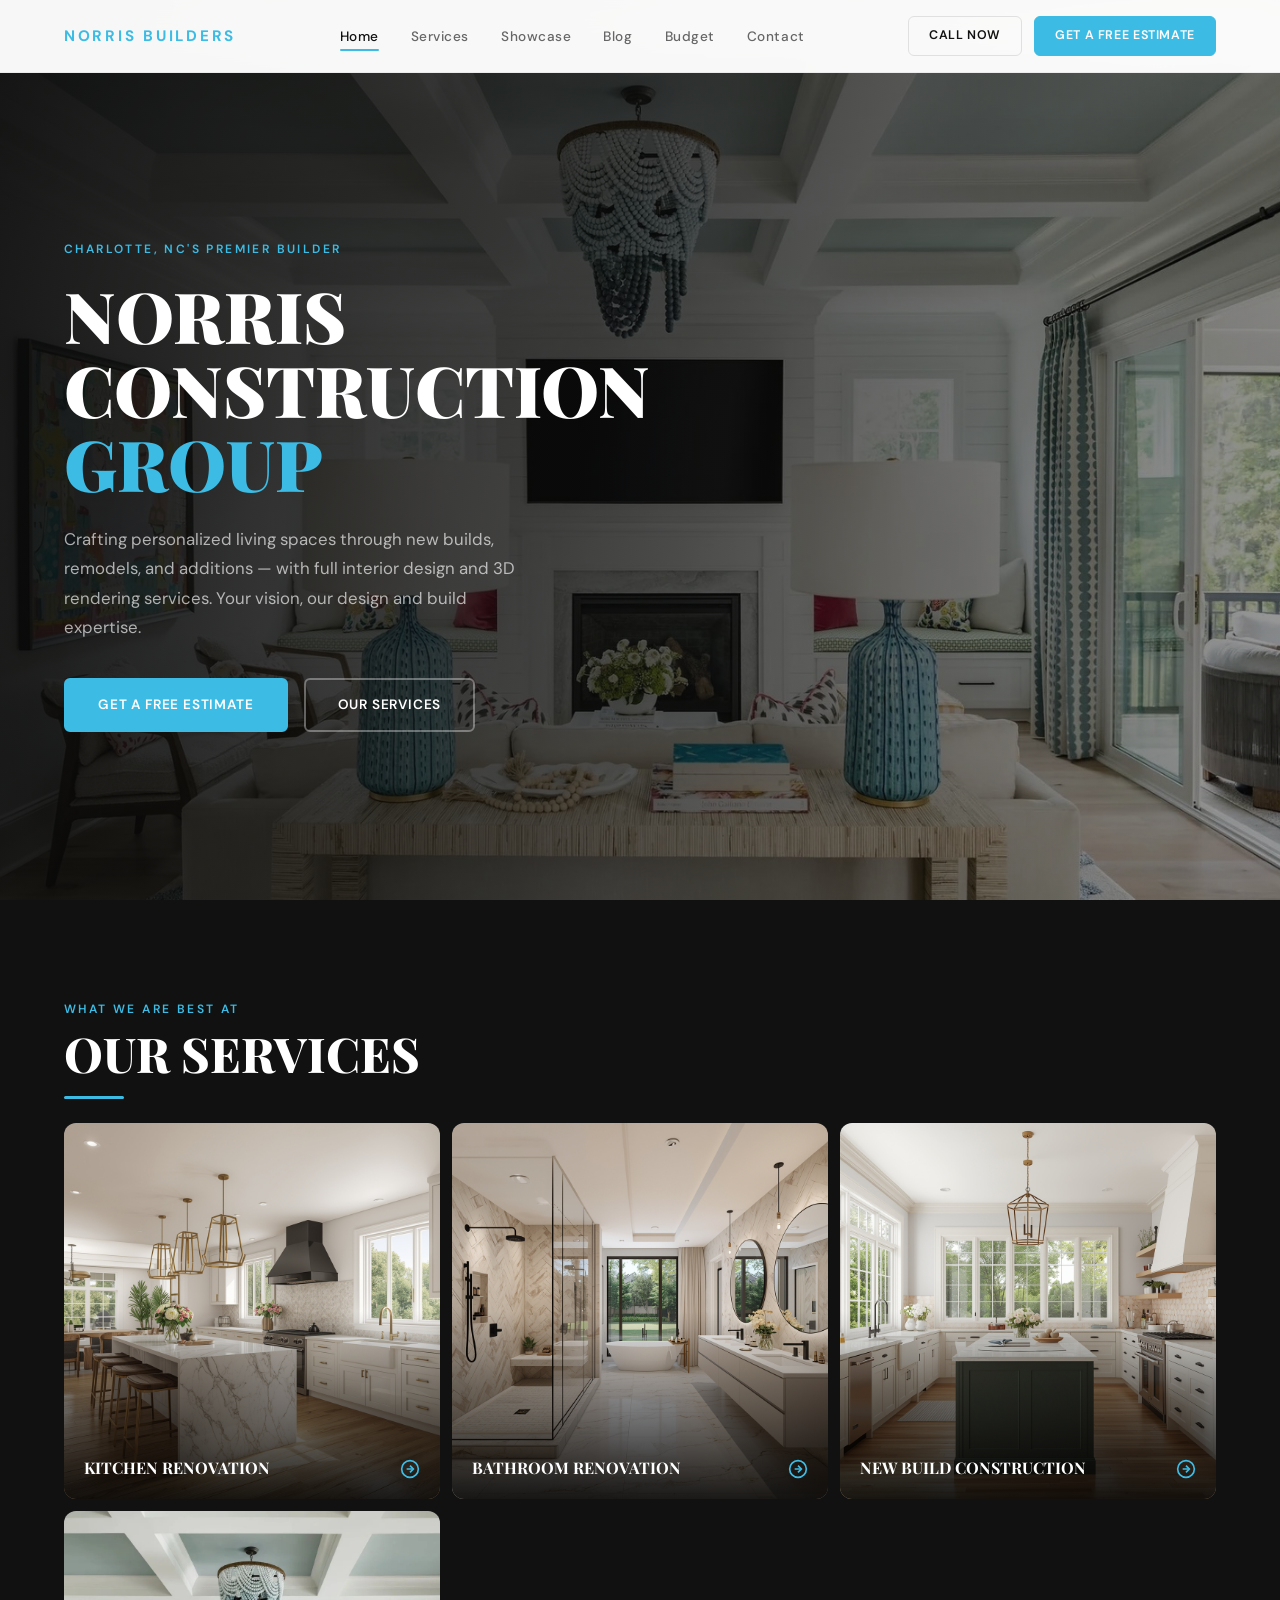
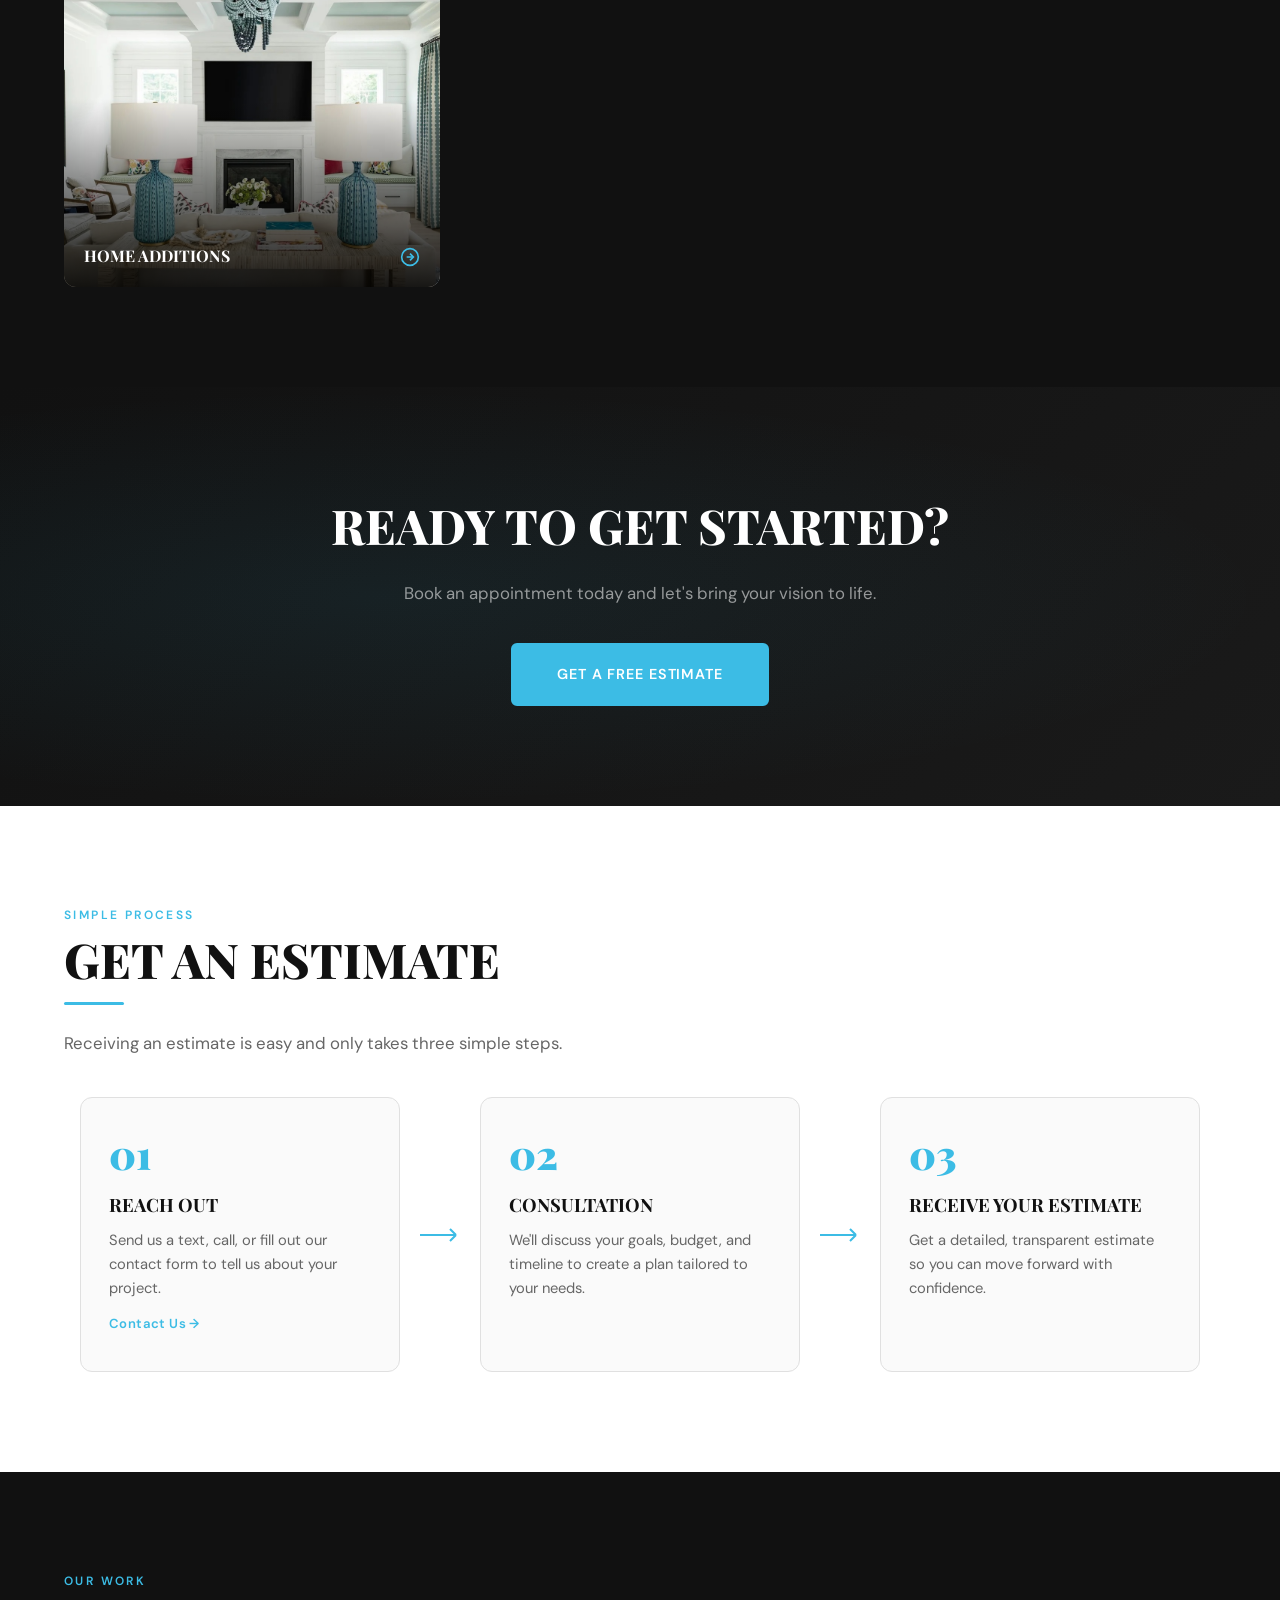
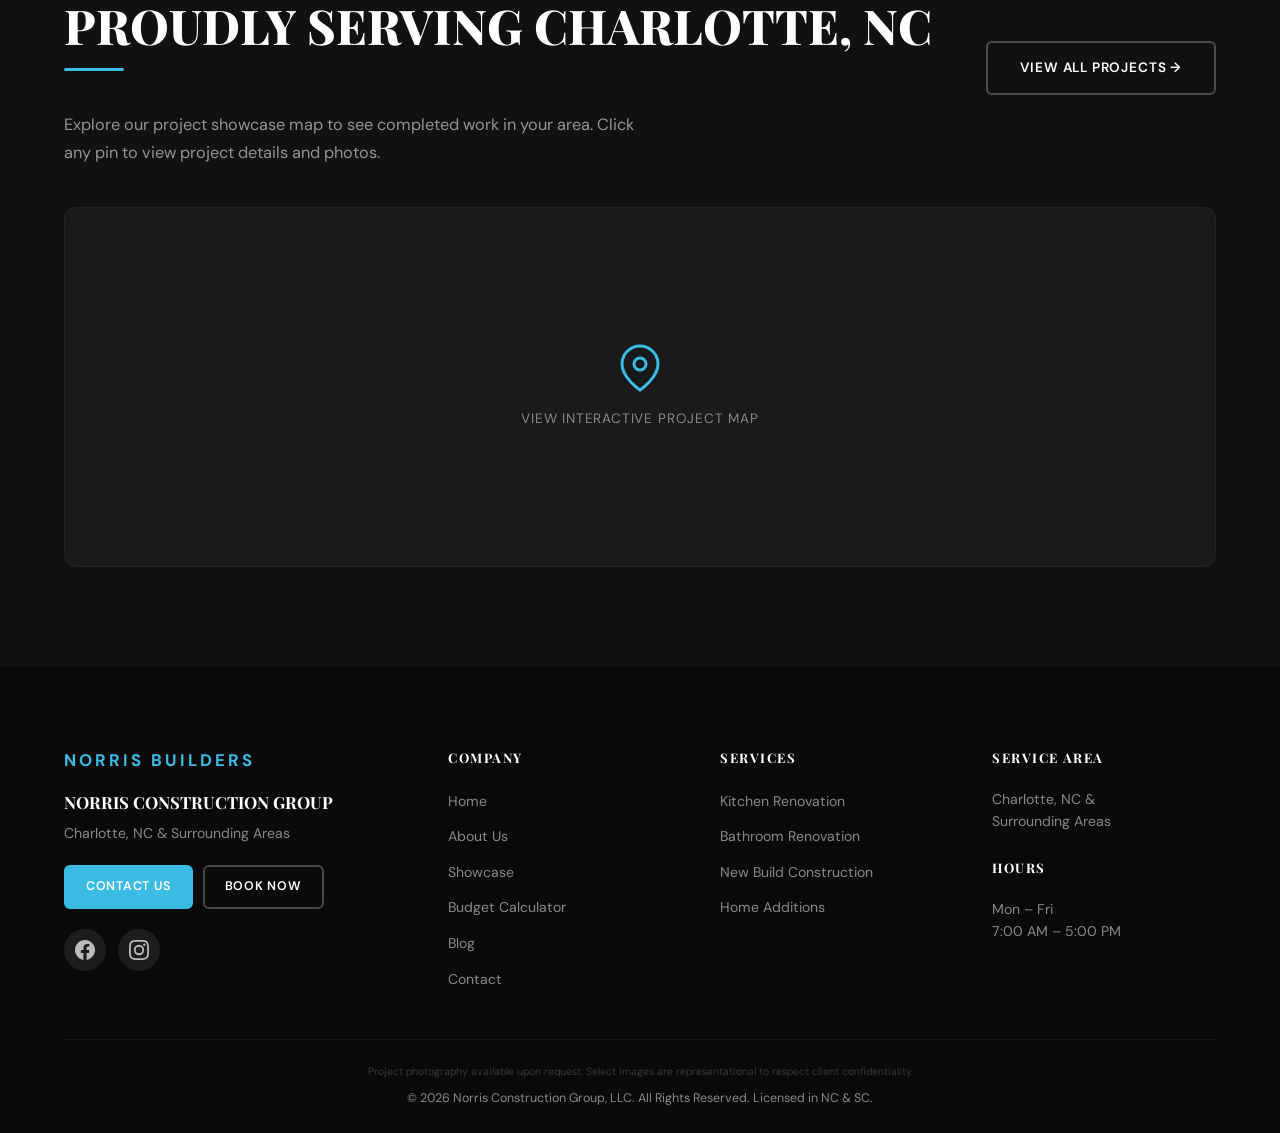
<file: index.html>
<!DOCTYPE html>
<html lang="en">
<head>
    <meta charset="UTF-8">
    <meta name="viewport" content="width=device-width, initial-scale=1.0">
    <title>Norris Construction Group | #1 General Contractor Charlotte NC | Kitchen & Bath Remodels, Custom Homes</title>
    <meta name="description" content="Norris Construction Group is Charlotte NC's premier general contractor specializing in kitchen remodels, bathroom renovations, new build construction, additions, and full-home renovations. Licensed, insured, family-owned. Free estimates.">
    <link rel="canonical" href="https://buildncg.com/">
    <meta property="og:title" content="Norris Construction Group | Charlotte NC's Premier General Contractor">
    <meta property="og:description" content="Norris Construction Group is Charlotte NC's premier general contractor specializing in kitchen remodels, bathroom renovations, new build construction, additions, and full-home renovations. Licensed, insured, family-owned. Free estimates.">
    <meta property="og:type" content="website">
    <meta property="og:url" content="https://buildncg.com/">
    <meta name="keywords" content="general contractor Charlotte NC, kitchen remodel Charlotte, bathroom renovation Charlotte NC, new build contractor Charlotte, home additions Charlotte NC, construction company Charlotte, remodeling contractor near me, home renovation Charlotte NC">
    <link rel="icon" type="image/png" href="[data-uri]">
    <link rel="apple-touch-icon" href="images/apple-touch-icon.png">
    <link rel="preconnect" href="https://fonts.googleapis.com">
    <link rel="icon" type="image/png" href="[data-uri]">
    <link rel="apple-touch-icon" href="images/apple-touch-icon.png">
    <link rel="preconnect" href="https://fonts.gstatic.com" crossorigin>
    <link href="https://fonts.googleapis.com/css2?family=DM+Sans:ital,opsz,wght@0,9..40,300;0,9..40,400;0,9..40,500;0,9..40,600;0,9..40,700;1,9..40,400&family=Playfair+Display:wght@400;500;600;700;800;900&display=swap" rel="stylesheet">
    <link rel="stylesheet" href="styles.css">
    <script type="application/ld+json">
    {
      "@context": "https://schema.org",
      "@type": "LocalBusiness",
      "name": "Norris Construction Group",
      "description": "Charlotte NC's premier general contractor specializing in kitchen remodels, bathroom renovations, new build construction, additions, and full-home renovations.",
      "url": "https://buildncg.com",
      "telephone": "+17046197800",
      "address": {
        "@type": "PostalAddress",
        "addressLocality": "Charlotte",
        "addressRegion": "NC",
        "postalCode": "28210",
        "addressCountry": "US"
      },
      "geo": { "@type": "GeoCoordinates", "latitude": 35.1269, "longitude": -80.8433 },
      "areaServed": [
        {"@type": "City", "name": "Charlotte", "containedInPlace": {"@type": "State", "name": "North Carolina"}},
        {"@type": "City", "name": "Matthews"},
        {"@type": "City", "name": "Mint Hill"},
        {"@type": "City", "name": "Huntersville"},
        {"@type": "City", "name": "Cornelius"},
        {"@type": "City", "name": "Waxhaw"},
        {"@type": "City", "name": "Indian Trail"},
        {"@type": "City", "name": "Marvin"}
      ],
      "openingHours": "Mo-Fr 07:00-17:00",
      "priceRange": "$$",
      "image": "https://buildncg.com/images/logo.png",
      "sameAs": ["https://www.instagram.com/norrisbuilders/", "https://www.bbb.org/us/nc/charlotte/profile/general-contractor/norris-construction-group-llc-0473-92033748"],
      "hasOfferCatalog": {
        "@type": "OfferCatalog",
        "name": "Construction & Remodeling Services",
        "itemListElement": [
          {"@type": "Offer", "itemOffered": {"@type": "Service", "name": "Kitchen Renovation Charlotte NC"}},
          {"@type": "Offer", "itemOffered": {"@type": "Service", "name": "Bathroom Renovation Charlotte NC"}},
          {"@type": "Offer", "itemOffered": {"@type": "Service", "name": "New Build Construction Charlotte NC"}},
          {"@type": "Offer", "itemOffered": {"@type": "Service", "name": "Home Additions Charlotte NC"}},
          {"@type": "Offer", "itemOffered": {"@type": "Service", "name": "Basement Renovation Charlotte NC"}},
          {"@type": "Offer", "itemOffered": {"@type": "Service", "name": "Full Home Renovation Charlotte NC"}},
          {"@type": "Offer", "itemOffered": {"@type": "Service", "name": "Spec Home Builder Charlotte NC for "}}
        ]
      }
    }
    </script>
</head>
<body>
    <!-- Navigation -->
    <nav class="navbar" id="navbar">
        <div class="nav-container">
            <a href="index.html" class="nav-logo"><span class="nav-logo-text">NORRIS BUILDERS</span></a>
            <ul class="nav-links" id="navLinks">
                
                <li><a href="index.html" class="active">Home</a></li>
                <li><a href="services.html">Services</a></li>
                <li><a href="showcase.html">Showcase</a></li>
                <li><a href="blog.html">Blog</a></li>
                <li><a href="budget.html">Budget</a></li>
                <li><a href="contact.html">Contact</a></li>
            </ul>
            <div class="nav-actions">
                <a href="tel:+17046197800" class="nav-btn nav-btn-outline">Call Now</a>
                <a href="contact.html" class="nav-btn nav-btn-primary">Get a Free Estimate</a>
            </div>
            <button class="mobile-toggle" id="mobileToggle" aria-label="Toggle menu">
                <span></span><span></span><span></span>
            </button>
        </div>
    </nav>

    <!-- Hero Section -->
    <section class="hero">
        <div class="hero-bg">
            <div class="hero-overlay"></div>
            <!-- Placeholder gradient background - replace with your hero image -->
            <img data-img="hero_bg" src="images/living-room.jpg" alt="Charlotte NC home renovation" style="width:100%;height:100%;object-fit:cover;">
        </div>
        <div class="hero-content">
            <div class="hero-text">
                <p class="hero-tag">Charlotte, NC's Premier Builder</p>
                <h1 class="hero-title">
                    <span class="hero-line">Norris</span>
                    <span class="hero-line">Construction</span>
                    <span class="hero-line accent">Group</span>
                </h1>
                <p class="hero-subtitle">Crafting personalized living spaces through new builds, remodels, and additions — with full interior design and 3D rendering services. Your vision, our design and build expertise.</p>
                <div class="hero-ctas">
                    <a href="contact.html" class="btn btn-primary">Get a Free Estimate</a>
                    <a href="services.html" class="btn btn-ghost">Our Services</a>
                </div>
            </div>
            </div>
        </div>
    </section>

    <!-- Services Section -->
    <section class="services-section">
        <div class="container">
            <p class="section-tag light">What We Are Best At</p>
            <h2 class="section-title light">Our Services</h2>
            <div class="section-line light"></div>
            <div class="services-grid">
                <a href="services.html#kitchen" class="service-card">
                    <div class="service-img">
                        <img data-img="service_kitchen" src="images/kitchen-natural-4.jpg" alt="Kitchen renovation Charlotte NC" style="width:100%;height:100%;object-fit:cover;" loading="lazy">
                    </div>
                    <div class="service-label">
                        <h3>Kitchen Renovation</h3>
                        <svg width="20" height="20" viewBox="0 0 24 24" fill="none" stroke="currentColor" stroke-width="2"><circle cx="12" cy="12" r="10"/><path d="M12 8l4 4-4 4"/><path d="M8 12h8"/></svg>
                    </div>
                </a>
                <a href="services.html#bathroom" class="service-card">
                    <div class="service-img">
                        <img data-img="service_bathroom" src="images/bath-natural-2.jpg" alt="Bathroom renovation Charlotte NC" style="width:100%;height:100%;object-fit:cover;" loading="lazy">
                    </div>
                    <div class="service-label">
                        <h3>Bathroom Renovation</h3>
                        <svg width="20" height="20" viewBox="0 0 24 24" fill="none" stroke="currentColor" stroke-width="2"><circle cx="12" cy="12" r="10"/><path d="M12 8l4 4-4 4"/><path d="M8 12h8"/></svg>
                    </div>
                </a>
<a href="services.html#new-build" class="service-card">
                    <div class="service-img">
                        <img data-img="service_newbuild" src="images/kitchen-natural-1.jpg" alt="New build construction Charlotte NC" style="width:100%;height:100%;object-fit:cover;" loading="lazy">
                    </div>
                    <div class="service-label">
                        <h3>New Build Construction</h3>
                        <svg width="20" height="20" viewBox="0 0 24 24" fill="none" stroke="currentColor" stroke-width="2"><circle cx="12" cy="12" r="10"/><path d="M12 8l4 4-4 4"/><path d="M8 12h8"/></svg>
                    </div>
                </a>
                <a href="services.html#additions" class="service-card">
                    <div class="service-img">
                        <img data-img="service_additions" src="images/living-room.jpg" alt="Home additions Charlotte NC" style="width:100%;height:100%;object-fit:cover;" loading="lazy">
                    </div>
                    <div class="service-label">
                        <h3>Home Additions</h3>
                        <svg width="20" height="20" viewBox="0 0 24 24" fill="none" stroke="currentColor" stroke-width="2"><circle cx="12" cy="12" r="10"/><path d="M12 8l4 4-4 4"/><path d="M8 12h8"/></svg>
                    </div>
                </a>

            </div>
        </div>
    </section>

    <!-- CTA Banner -->
    <section class="cta-banner">
        <div class="cta-bg">
            <div class="cta-overlay"></div>
        </div>
        <div class="container">
            <div class="cta-content">
                <h2>Ready to Get Started?</h2>
                <p>Book an appointment today and let's bring your vision to life.</p>
                <a href="contact.html" class="btn btn-primary btn-lg">Get a Free Estimate</a>
            </div>
        </div>
    </section>

    <!-- How It Works -->
    <section class="how-it-works">
        <div class="container">
            <p class="section-tag">Simple Process</p>
            <h2 class="section-title">Get an Estimate</h2>
            <div class="section-line"></div>
            <p class="section-subtitle">Receiving an estimate is easy and only takes three simple steps.</p>
            <div class="steps-grid">
                <div class="step-card">
                    <div class="step-number">01</div>
                    <h3>Reach Out</h3>
                    <p>Send us a text, call, or fill out our contact form to tell us about your project.</p>
                    <a href="contact.html" class="step-link">Contact Us →</a>
                </div>
                <div class="step-arrow">
                    <svg width="40" height="24" viewBox="0 0 40 24" fill="none" stroke="var(--accent)" stroke-width="2"><path d="M0 12h36m0 0l-6-6m6 6l-6 6"/></svg>
                </div>
                <div class="step-card">
                    <div class="step-number">02</div>
                    <h3>Consultation</h3>
                    <p>We'll discuss your goals, budget, and timeline to create a plan tailored to your needs.</p>
                </div>
                <div class="step-arrow">
                    <svg width="40" height="24" viewBox="0 0 40 24" fill="none" stroke="var(--accent)" stroke-width="2"><path d="M0 12h36m0 0l-6-6m6 6l-6 6"/></svg>
                </div>
                <div class="step-card">
                    <div class="step-number">03</div>
                    <h3>Receive Your Estimate</h3>
                    <p>Get a detailed, transparent estimate so you can move forward with confidence.</p>
                </div>
            </div>
        </div>
    </section>

    <!-- Showcase Preview -->
    <section class="showcase-preview">
        <div class="container">
            <div class="showcase-header">
                <div>
                    <p class="section-tag light">Our Work</p>
                    <h2 class="section-title light">Proudly Serving Charlotte, NC</h2>
                    <div class="section-line light"></div>
                </div>
                <a href="showcase.html" class="btn btn-ghost-light">View All Projects →</a>
            </div>
            <p class="showcase-subtitle">Explore our project showcase map to see completed work in your area. Click any pin to view project details and photos.</p>
            <a href="showcase.html" class="showcase-map-link">
                <div class="showcase-map-placeholder">
                    <svg width="48" height="48" viewBox="0 0 24 24" fill="none" stroke="var(--accent)" stroke-width="1.5"><path d="M21 10c0 7-9 13-9 13s-9-6-9-13a9 9 0 0118 0z"/><circle cx="12" cy="10" r="3"/></svg>
                    <span>View Interactive Project Map</span>
                </div>
            </a>
        </div>
    </section>

    <!-- Footer -->
    <footer class="site-footer">
        <div class="footer-top-img"></div>
        <div class="container">
            <div class="footer-grid">
                <div class="footer-brand">
                    <div class="footer-logo"><span class="footer-logo-text">NORRIS BUILDERS</span></div>
                    <p class="footer-company">Norris Construction Group</p>
                    <p class="footer-address">Charlotte, NC &amp; Surrounding Areas</p>
                    <div class="footer-buttons">
                        <a href="contact.html" class="btn btn-primary btn-sm">Contact Us</a>
                        <a href="contact.html" class="btn btn-outline-light btn-sm">Book Now</a>
                    </div>
                    <div class="social-icons footer-social">
                        <a href="https://www.facebook.com/people/Norris-Builders/61563728566437/" class="social-link light" aria-label="Facebook" target="_blank" rel="noopener">
                            <svg width="20" height="20" viewBox="0 0 24 24" fill="currentColor"><path d="M24 12.073c0-6.627-5.373-12-12-12s-12 5.373-12 12c0 5.99 4.388 10.954 10.125 11.854v-8.385H7.078v-3.47h3.047V9.43c0-3.007 1.792-4.669 4.533-4.669 1.312 0 2.686.235 2.686.235v2.953H15.83c-1.491 0-1.956.925-1.956 1.874v2.25h3.328l-.532 3.47h-2.796v8.385C19.612 23.027 24 18.062 24 12.073z"/></svg>
                        </a>
                        <a href="https://www.instagram.com/norrisbuilders/" class="social-link light" aria-label="Instagram" target="_blank">
                            <svg width="20" height="20" viewBox="0 0 24 24" fill="currentColor"><path d="M12 2.163c3.204 0 3.584.012 4.85.07 3.252.148 4.771 1.691 4.919 4.919.058 1.265.069 1.645.069 4.849 0 3.205-.012 3.584-.069 4.849-.149 3.225-1.664 4.771-4.919 4.919-1.266.058-1.644.07-4.85.07-3.204 0-3.584-.012-4.849-.07-3.26-.149-4.771-1.699-4.919-4.92-.058-1.265-.07-1.644-.07-4.849 0-3.204.013-3.583.07-4.849.149-3.227 1.664-4.771 4.919-4.919 1.266-.057 1.645-.069 4.849-.069zM12 0C8.741 0 8.333.014 7.053.072 2.695.272.273 2.69.073 7.052.014 8.333 0 8.741 0 12c0 3.259.014 3.668.072 4.948.2 4.358 2.618 6.78 6.98 6.98C8.333 23.986 8.741 24 12 24c3.259 0 3.668-.014 4.948-.072 4.354-.2 6.782-2.618 6.979-6.98.059-1.28.073-1.689.073-4.948 0-3.259-.014-3.667-.072-4.947-.196-4.354-2.617-6.78-6.979-6.98C15.668.014 15.259 0 12 0zm0 5.838a6.162 6.162 0 100 12.324 6.162 6.162 0 000-12.324zM12 16a4 4 0 110-8 4 4 0 010 8zm6.406-11.845a1.44 1.44 0 100 2.881 1.44 1.44 0 000-2.881z"/></svg>
                        </a>
                    </div>
                </div>
                <div class="footer-col">
                    <h4>Company</h4>
                    <ul>
                        <li><a href="index.html">Home</a></li>
                        <li><a href="about.html">About Us</a></li>
                        <li><a href="showcase.html">Showcase</a></li>
                        <li><a href="budget.html">Budget Calculator</a></li>
                                <li><a href="blog.html">Blog</a></li>
                        <li><a href="contact.html">Contact</a></li>
                    </ul>
                </div>
                <div class="footer-col">
                    <h4>Services</h4>
                    <ul>
                        <li><a href="services.html#kitchen">Kitchen Renovation</a></li>
                        <li><a href="services.html#bathroom">Bathroom Renovation</a></li>
                                                <li><a href="services.html#new-builds">New Build Construction</a></li>
                        <li><a href="services.html#additions">Home Additions</a></li>
                                                                                            </ul>
                </div>
                <div class="footer-col">
                    <h4>Service Area</h4>
                    <p>Charlotte, NC &<br>Surrounding Areas</p>
                    <h4 class="mt-2">Hours</h4>
                    <p>Mon – Fri<br>7:00 AM – 5:00 PM</p>
                </div>
            </div>
            <div class="footer-bottom"><p id="client-privacy-note" style="font-size:0.65rem;color:var(--gray-500);opacity:0.5;margin-bottom:8px;">Project photography available upon request. Select images are representational to respect client confidentiality.</p>
                <p>&copy; 2026 Norris Construction Group, LLC. All Rights Reserved. Licensed in NC &amp; SC.</p>
            </div>
        </div>
    </footer>

    <script src="images.js"></script>
    <script src="main.js"></script>
</body>
</html>
</file>
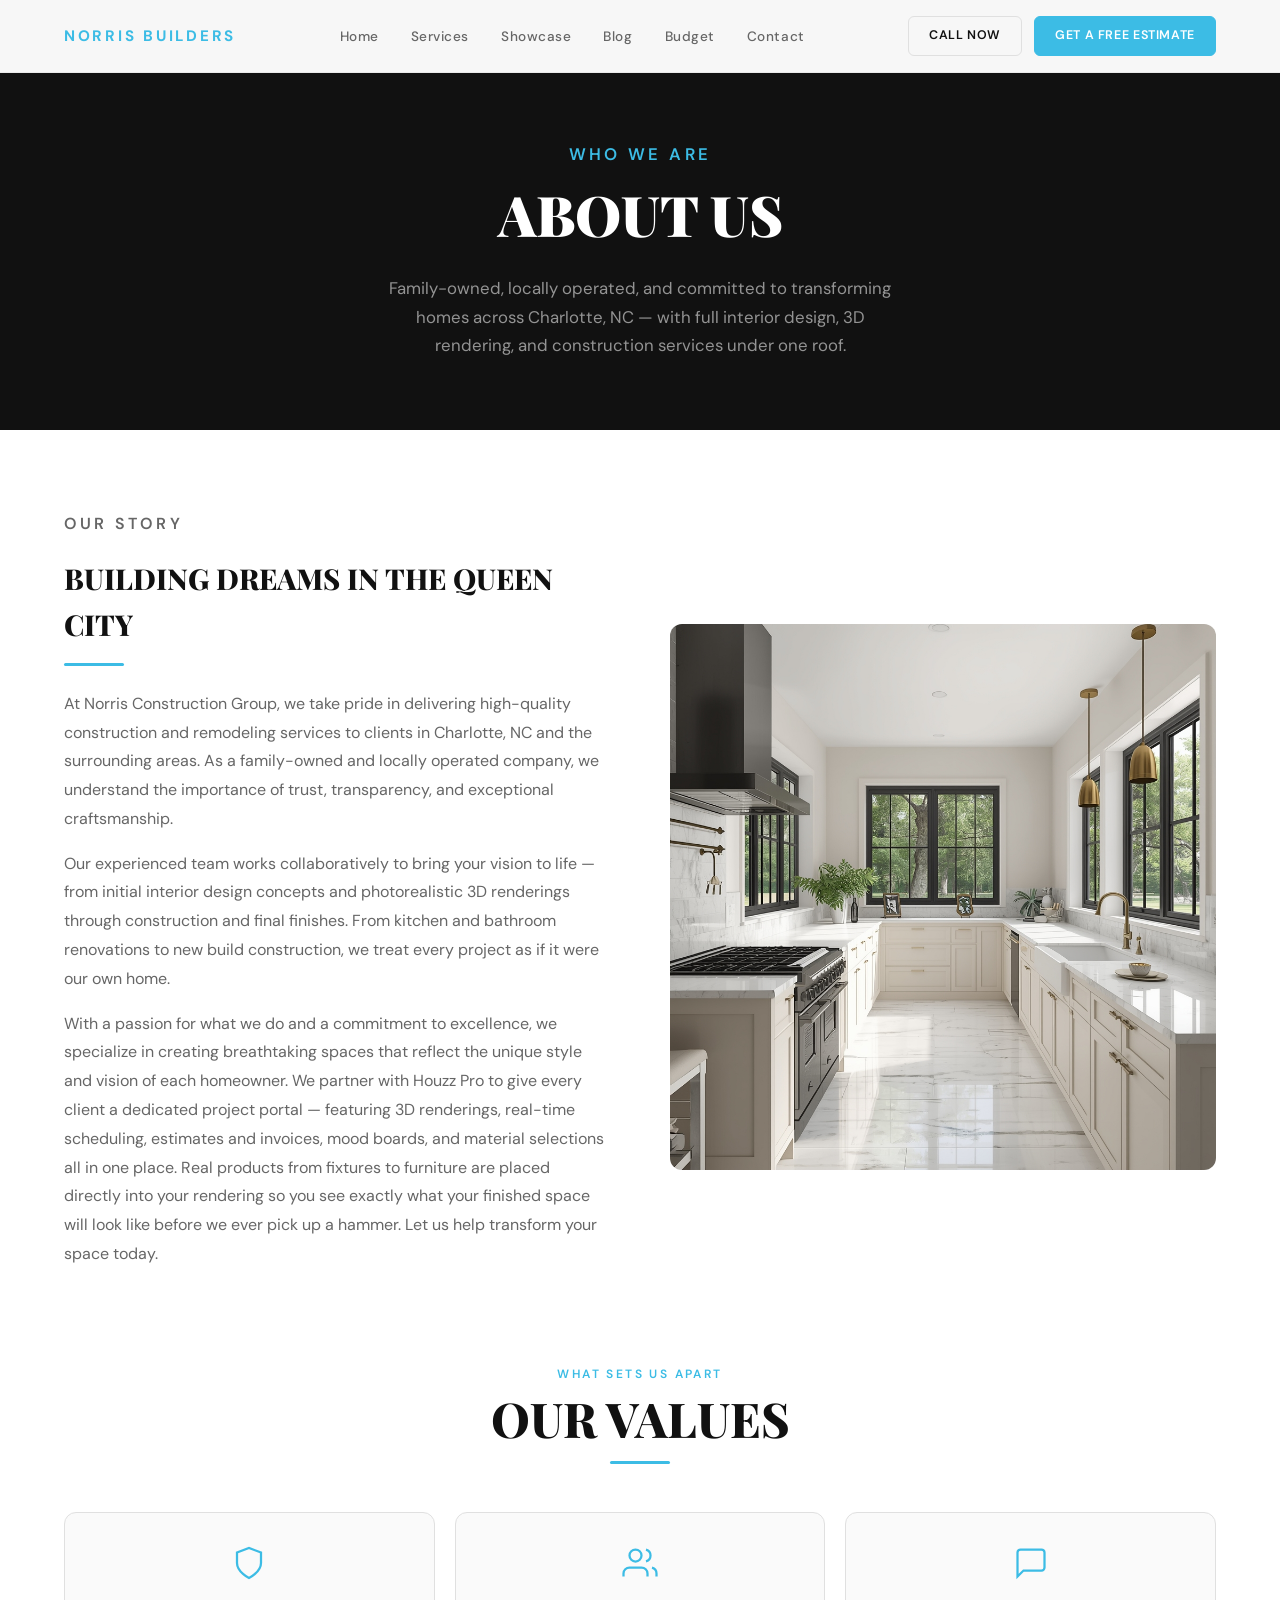
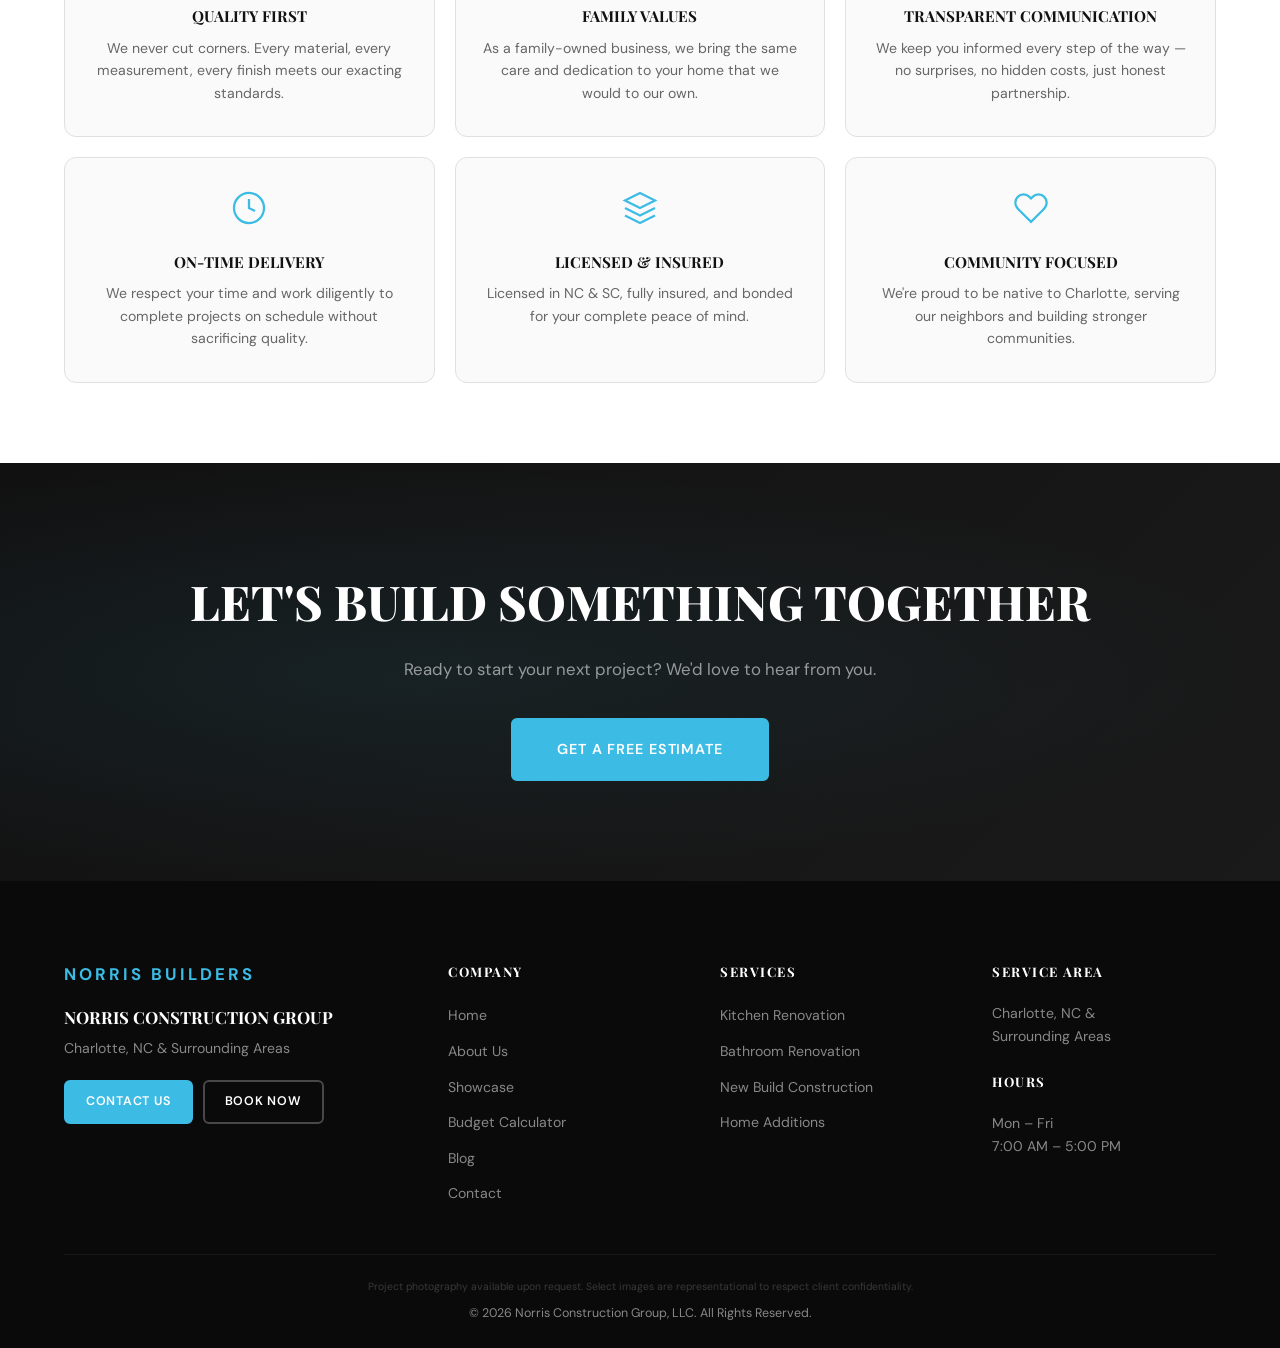
<file: about.html>
<!DOCTYPE html>
<html lang="en">
<head>
    <meta charset="UTF-8">
    <meta name="viewport" content="width=device-width, initial-scale=1.0">
    <title>About Norris Construction Group | Licensed General Contractor Charlotte NC | Family-Owned</title>
    <meta name="description" content="Norris Construction Group is a family-owned, licensed (NC & SC) general contractor in Charlotte, NC. Insured, bonded. Specializing in kitchen remodels, bathroom renovations, custom homes, and full renovations.">
    <link rel="canonical" href="https://buildncg.com/about.html">
    <meta property="og:title" content="About Us | Norris Construction Group | Charlotte NC">
    <meta property="og:description" content="Norris Construction Group is a family-owned, licensed (NC & SC) general contractor in Charlotte, NC. Insured, bonded. Specializing in kitchen remodels, bathroom renovations, custom homes, and full renovations.">
    <meta property="og:type" content="website">
    <meta property="og:url" content="https://buildncg.com/about.html">
    <meta name="keywords" content="about Norris Construction Group, licensed contractor Charlotte NC, family owned contractor Charlotte, insured bonded contractor Charlotte NC, BBB contractor Charlotte, Brigitte Norris contractor">
    <link rel="icon" type="image/png" href="[data-uri]">
    <link rel="apple-touch-icon" href="images/apple-touch-icon.png">
    <link rel="preconnect" href="https://fonts.googleapis.com">
    <link rel="icon" type="image/png" href="[data-uri]">
    <link rel="apple-touch-icon" href="images/apple-touch-icon.png">
    <link rel="preconnect" href="https://fonts.gstatic.com" crossorigin>
    <link href="https://fonts.googleapis.com/css2?family=DM+Sans:ital,opsz,wght@0,9..40,300;0,9..40,400;0,9..40,500;0,9..40,600;0,9..40,700;1,9..40,400&family=Playfair+Display:wght@400;500;600;700;800;900&display=swap" rel="stylesheet">
    <link rel="stylesheet" href="styles.css">
    <script type="application/ld+json">
    {
      "@context": "https://schema.org",
      "@type": "AboutPage",
      "mainEntity": {
        "@type": "LocalBusiness",
        "name": "Norris Construction Group",
        "description": "Family-owned, licensed general contractor in Charlotte NC specializing in residential construction and remodeling.",
        "foundingLocation": {"@type": "Place", "name": "Charlotte, NC"},
        "knowsAbout": ["Kitchen Renovation", "Bathroom Renovation", "New Build Construction", "Home Additions", "Basement Finishing", "General Contracting"]
      }
    }
    </script>
</head>
<body>
    <!-- Navigation -->
    <nav class="navbar" id="navbar">
        <div class="nav-container">
            <a href="index.html" class="nav-logo"><span class="nav-logo-text">NORRIS BUILDERS</span></a>
            <ul class="nav-links" id="navLinks">
                
                <li><a href="index.html">Home</a></li>
                <li><a href="services.html">Services</a></li>
                <li><a href="showcase.html">Showcase</a></li>
                <li><a href="blog.html">Blog</a></li>
                <li><a href="budget.html">Budget</a></li>
                <li><a href="contact.html">Contact</a></li>
            </ul>
            <div class="nav-actions">
                <a href="tel:+17046197800" class="nav-btn nav-btn-outline">Call Now</a>
                <a href="contact.html" class="nav-btn nav-btn-primary">Get a Free Estimate</a>
            </div>
            <button class="mobile-toggle" id="mobileToggle" aria-label="Toggle menu">
                <span></span><span></span><span></span>
            </button>
        </div>
    </nav>

    <!-- Page Header -->
    <section class="page-header">
        <p class="section-tag light">Who We Are</p>
        <h1>About Us</h1>
        <p>Family-owned, locally operated, and committed to transforming homes across Charlotte, NC — with full interior design, 3D rendering, and construction services under one roof.</p>
    </section>

    <!-- About Content -->
    <section class="about-section">
        <div class="container">
            <div class="about-full-grid">
                <div class="about-full-text">
                    <p class="section-tag">Our Story</p>
                    <h2>Building Dreams in the Queen City</h2>
                    <div class="section-line"></div>
                    <p>At Norris Construction Group, we take pride in delivering high-quality construction and remodeling services to clients in Charlotte, NC and the surrounding areas. As a family-owned and locally operated company, we understand the importance of trust, transparency, and exceptional craftsmanship.</p>
                    <p>Our experienced team works collaboratively to bring your vision to life — from initial interior design concepts and photorealistic 3D renderings through construction and final finishes. From kitchen and bathroom renovations to new build construction, we treat every project as if it were our own home.</p>
                    <p>With a passion for what we do and a commitment to excellence, we specialize in creating breathtaking spaces that reflect the unique style and vision of each homeowner. We partner with Houzz Pro to give every client a dedicated project portal — featuring 3D renderings, real-time scheduling, estimates and invoices, mood boards, and material selections all in one place. Real products from fixtures to furniture are placed directly into your rendering so you see exactly what your finished space will look like before we ever pick up a hammer. Let us help transform your space today.</p>
                </div>
                <div class="about-full-image">
                    <img data-img="about_story" src="images/kitchen-natural-3.jpg" alt="Norris Construction Group Charlotte NC" style="width:100%;height:100%;object-fit:cover;border-radius:12px;" loading="lazy">
                </div>
            </div>
        </div>
    </section>

    <!-- Values -->
    <section style="padding: 0 0 80px;">
        <div class="container">
            <div style="text-align: center; margin-bottom: 48px;">
                <p class="section-tag">What Sets Us Apart</p>
                <h2 class="section-title">Our Values</h2>
                <div class="section-line" style="margin: 16px auto 0;"></div>
            </div>
            <div class="values-grid">
                <div class="value-card">
                    <svg width="36" height="36" viewBox="0 0 24 24" fill="none" stroke="currentColor" stroke-width="1.5"><path d="M12 22s8-4 8-10V5l-8-3-8 3v7c0 6 8 10 8 10z"/></svg>
                    <h3>Quality First</h3>
                    <p>We never cut corners. Every material, every measurement, every finish meets our exacting standards.</p>
                </div>
                <div class="value-card">
                    <svg width="36" height="36" viewBox="0 0 24 24" fill="none" stroke="currentColor" stroke-width="1.5"><path d="M17 21v-2a4 4 0 00-4-4H5a4 4 0 00-4 4v2"/><circle cx="9" cy="7" r="4"/><path d="M23 21v-2a4 4 0 00-3-3.87"/><path d="M16 3.13a4 4 0 010 7.75"/></svg>
                    <h3>Family Values</h3>
                    <p>As a family-owned business, we bring the same care and dedication to your home that we would to our own.</p>
                </div>
                <div class="value-card">
                    <svg width="36" height="36" viewBox="0 0 24 24" fill="none" stroke="currentColor" stroke-width="1.5"><path d="M21 15a2 2 0 01-2 2H7l-4 4V5a2 2 0 012-2h14a2 2 0 012 2z"/></svg>
                    <h3>Transparent Communication</h3>
                    <p>We keep you informed every step of the way — no surprises, no hidden costs, just honest partnership.</p>
                </div>
                <div class="value-card">
                    <svg width="36" height="36" viewBox="0 0 24 24" fill="none" stroke="currentColor" stroke-width="1.5"><circle cx="12" cy="12" r="10"/><path d="M12 6v6l4 2"/></svg>
                    <h3>On-Time Delivery</h3>
                    <p>We respect your time and work diligently to complete projects on schedule without sacrificing quality.</p>
                </div>
                <div class="value-card">
                    <svg width="36" height="36" viewBox="0 0 24 24" fill="none" stroke="currentColor" stroke-width="1.5"><path d="M12 2L2 7l10 5 10-5-10-5z"/><path d="M2 17l10 5 10-5"/><path d="M2 12l10 5 10-5"/></svg>
                    <h3>Licensed & Insured</h3>
                    <p>Licensed in NC & SC, fully insured, and bonded for your complete peace of mind.</p>
                </div>
                <div class="value-card">
                    <svg width="36" height="36" viewBox="0 0 24 24" fill="none" stroke="currentColor" stroke-width="1.5"><path d="M20.84 4.61a5.5 5.5 0 00-7.78 0L12 5.67l-1.06-1.06a5.5 5.5 0 00-7.78 7.78l1.06 1.06L12 21.23l7.78-7.78 1.06-1.06a5.5 5.5 0 000-7.78z"/></svg>
                    <h3>Community Focused</h3>
                    <p>We're proud to be native to Charlotte, serving our neighbors and building stronger communities.</p>
                </div>
            </div>
        </div>
    </section>

    <!-- CTA -->
    <section class="cta-banner">
        <div class="cta-bg"><div class="cta-overlay"></div></div>
        <div class="container">
            <div class="cta-content">
                <h2>Let's Build Something Together</h2>
                <p>Ready to start your next project? We'd love to hear from you.</p>
                <a href="contact.html" class="btn btn-primary btn-lg">Get a Free Estimate</a>
            </div>
        </div>
    </section>

    <!-- Footer -->
    <footer class="site-footer">
        <div class="container">
            <div class="footer-grid">
                <div class="footer-brand">
                    <div class="footer-logo"><span class="footer-logo-text">NORRIS BUILDERS</span></div>
                    <p class="footer-company">Norris Construction Group</p>
                    <p class="footer-address">Charlotte, NC &amp; Surrounding Areas</p>
                    <div class="footer-buttons">
                        <a href="contact.html" class="btn btn-primary btn-sm">Contact Us</a>
                        <a href="contact.html" class="btn btn-outline-light btn-sm">Book Now</a>
                    </div>
                </div>
                <div class="footer-col">
                    <h4>Company</h4>
                    <ul>
                        <li><a href="index.html">Home</a></li>
                        <li><a href="about.html">About Us</a></li>
                        <li><a href="showcase.html">Showcase</a></li>
                        <li><a href="budget.html">Budget Calculator</a></li>
                                <li><a href="blog.html">Blog</a></li>
                        <li><a href="contact.html">Contact</a></li>
                    </ul>
                </div>
                <div class="footer-col">
                    <h4>Services</h4>
                    <ul>
                        <li><a href="services.html#kitchen">Kitchen Renovation</a></li>
                        <li><a href="services.html#bathroom">Bathroom Renovation</a></li>
                                                <li><a href="services.html#new-builds">New Build Construction</a></li>
                        <li><a href="services.html#additions">Home Additions</a></li>
                                            </ul>
                </div>
                <div class="footer-col">
                    <h4>Service Area</h4>
                    <p>Charlotte, NC &<br>Surrounding Areas</p>
                    <h4 class="mt-2">Hours</h4>
                    <p>Mon – Fri<br>7:00 AM – 5:00 PM</p>
                </div>
            </div>
            <div class="footer-bottom"><p id="client-privacy-note" style="font-size:0.65rem;color:var(--gray-500);opacity:0.5;margin-bottom:8px;">Project photography available upon request. Select images are representational to respect client confidentiality.</p>
                <p>&copy; 2026 Norris Construction Group, LLC. All Rights Reserved.</p>
            </div>
        </div>
    </footer>
    <script src="images.js"></script>
    <script src="main.js"></script>
</body>
</html>
</file>
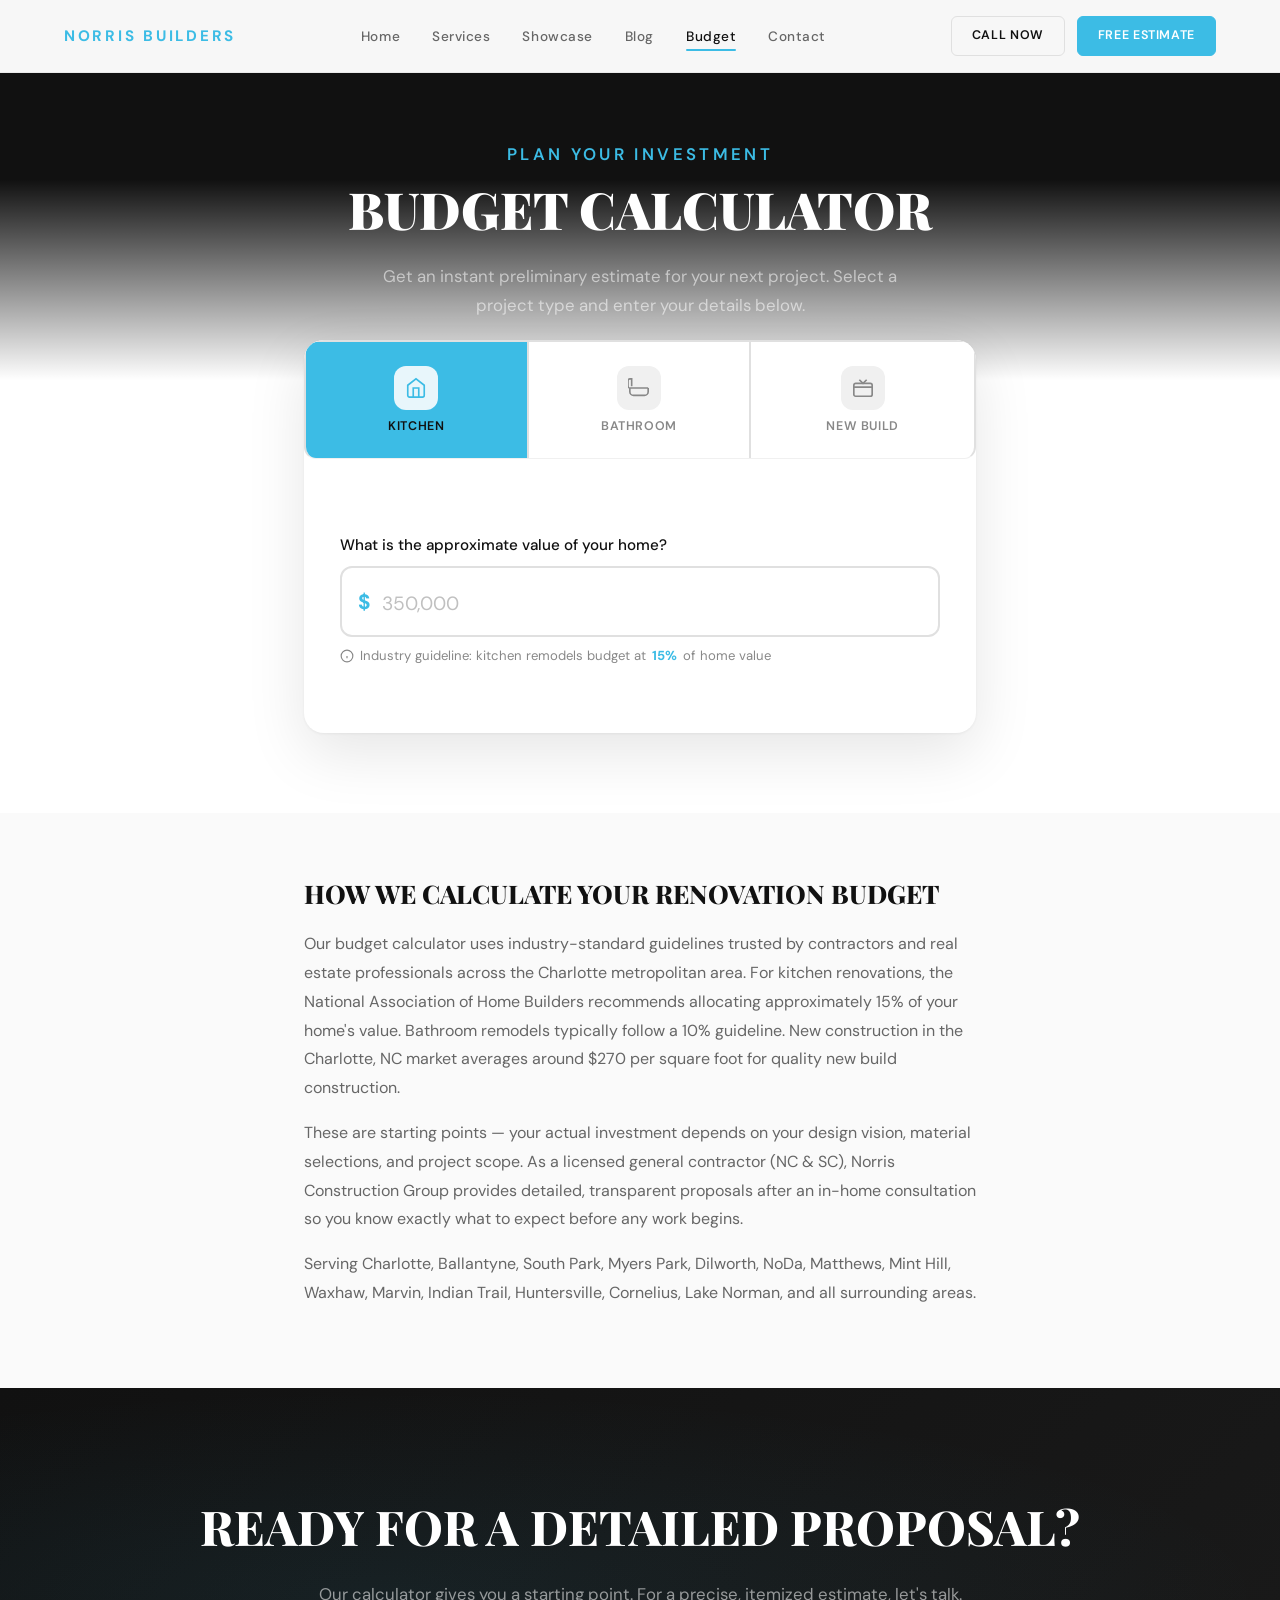
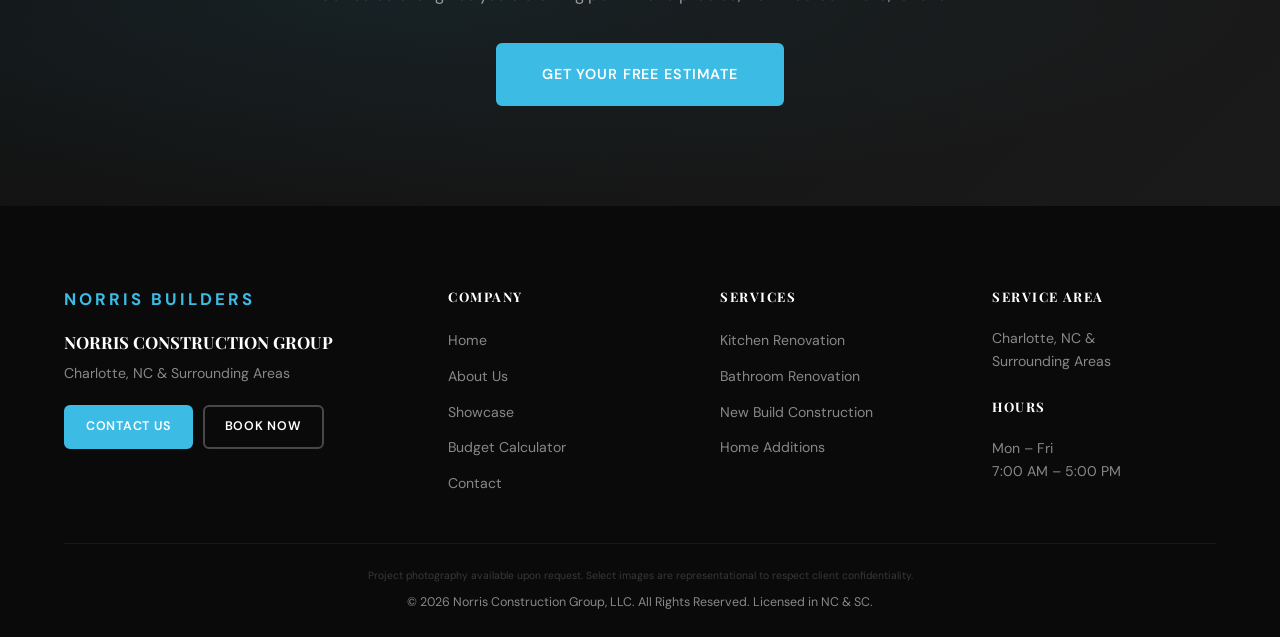
<file: budget.html>
<!DOCTYPE html>
<html lang="en">
<head>
    <meta charset="UTF-8">
    <meta name="viewport" content="width=device-width, initial-scale=1.0">
    <title>Free Renovation Budget Calculator | Kitchen, Bathroom & New Build Estimates | Charlotte NC</title>
    <meta name="description" content="Use our free budget calculator to estimate your kitchen remodel, bathroom renovation, or new custom home build cost in Charlotte, NC. Get instant preliminary pricing from Norris Construction Group.">
    <meta name="keywords" content="kitchen remodel cost Charlotte NC, bathroom renovation estimate, new home build cost per square foot, construction budget calculator, renovation cost estimator Charlotte">
    <link rel="canonical" href="https://buildncg.com/budget.html">
    <meta property="og:title" content="Free Renovation Budget Calculator | Norris Construction Group">
    <meta property="og:description" content="Estimate your kitchen remodel, bathroom renovation, or new build cost instantly. Charlotte NC's trusted general contractor.">
    <meta property="og:type" content="website">
    <meta property="og:url" content="https://buildncg.com/budget.html">
    <link rel="icon" type="image/png" href="[data-uri]">
    <link rel="apple-touch-icon" href="images/apple-touch-icon.png">
    <link rel="preconnect" href="https://fonts.googleapis.com">
    <link rel="icon" type="image/png" href="[data-uri]">
    <link rel="apple-touch-icon" href="images/apple-touch-icon.png">
    <link rel="preconnect" href="https://fonts.gstatic.com" crossorigin>
    <link href="https://fonts.googleapis.com/css2?family=DM+Sans:ital,opsz,wght@0,9..40,300;0,9..40,400;0,9..40,500;0,9..40,600;0,9..40,700;1,9..40,400&family=Playfair+Display:wght@400;500;600;700;800;900&display=swap" rel="stylesheet">
    <link rel="stylesheet" href="styles.css">
    <script type="application/ld+json">
    {
      "@context": "https://schema.org",
      "@type": "WebApplication",
      "name": "Renovation Budget Calculator",
      "description": "Free construction budget estimator for kitchen remodels, bathroom renovations, and new home builds in Charlotte, NC",
      "url": "https://buildncg.com/budget.html",
      "applicationCategory": "FinanceApplication",
      "offers": { "@type": "Offer", "price": "0", "priceCurrency": "USD" },
      "provider": {
        "@type": "LocalBusiness",
        "name": "Norris Construction Group",
        "address": { "@type": "PostalAddress", "addressLocality": "Charlotte", "addressRegion": "NC" }
      }
    }
    </script>
    <style>
        /* ===== Budget Calculator — Integrated Design ===== */
        .calc-hero {
            padding: 140px 0 0;
            background: var(--dark);
            text-align: center;
            position: relative;
            overflow: hidden;
        }
        .calc-hero::after {
            content: '';
            position: absolute;
            bottom: 0;
            left: 0;
            right: 0;
            height: 200px;
            background: linear-gradient(0deg, var(--white), transparent);
            z-index: 1;
        }
        .calc-hero-inner {
            position: relative;
            z-index: 2;
            padding-bottom: 60px;
        }
        .calc-hero h1 {
            font-family: var(--font-display);
            font-size: clamp(2.2rem, 5vw, 3.2rem);
            font-weight: 900;
            text-transform: uppercase;
            color: var(--white);
            margin-bottom: 12px;
        }
        .calc-hero p {
            font-size: 1.05rem;
            color: rgba(255,255,255,0.55);
            max-width: 520px;
            margin: 0 auto;
            line-height: 1.7;
        }

        /* Calculator Card */
        .calc-wrapper {
            max-width: 720px;
            margin: -40px auto 0;
            padding: 0 24px 80px;
            position: relative;
            z-index: 3;
        }
        .calc-card {
            background: var(--white);
            border-radius: var(--radius-xl);
            box-shadow: 0 20px 60px rgba(0,0,0,0.1), 0 1px 3px rgba(0,0,0,0.05);
            overflow: hidden;
        }

        /* Tabs */
        .calc-tabs {
            display: grid;
            grid-template-columns: repeat(3, 1fr);
            border-bottom: 1px solid var(--gray-100);
        }
        .calc-tab {
            padding: 24px 12px;
            text-align: center;
            cursor: pointer;
            background: none;
            border: none;
            font-family: var(--font-body);
            transition: var(--transition);
            position: relative;
            -webkit-tap-highlight-color: transparent;
        }
        .calc-tab::after {
            content: '';
            position: absolute;
            bottom: 0;
            left: 16px;
            right: 16px;
            height: 3px;
            background: var(--accent);
            border-radius: 3px 3px 0 0;
            transform: scaleX(0);
            transition: transform 0.3s ease;
        }
        .calc-tab.active::after { transform: scaleX(1); }
        .calc-tab-icon {
            width: 44px;
            height: 44px;
            border-radius: 12px;
            display: flex;
            align-items: center;
            justify-content: center;
            margin: 0 auto 8px;
            transition: var(--transition);
            background: var(--gray-100);
            color: var(--gray-400);
        }
        .calc-tab.active .calc-tab-icon {
            background: var(--accent-light);
            color: var(--accent);
        }
        .calc-tab:hover:not(.active) .calc-tab-icon {
            background: var(--gray-200);
            color: var(--gray-600);
        }
        .calc-tab-name {
            display: block;
            font-size: 0.78rem;
            font-weight: 600;
            letter-spacing: 0.05em;
            text-transform: uppercase;
            color: var(--gray-400);
            transition: var(--transition);
        }
        .calc-tab.active .calc-tab-name { color: var(--dark); }

        /* Panel */
        .calc-body { padding: 36px 36px 40px; }
        .calc-panel { display: none; }
        .calc-panel.active { display: block; animation: calcFadeIn 0.35s ease; }
        @keyframes calcFadeIn {
            from { opacity: 0; transform: translateY(8px); }
            to { opacity: 1; transform: translateY(0); }
        }

        /* Input */
        .calc-field { margin-bottom: 28px; }
        .calc-label {
            display: block;
            font-size: 0.95rem;
            font-weight: 500;
            color: var(--dark);
            margin-bottom: 10px;
            line-height: 1.4;
        }
        .calc-input-wrap {
            position: relative;
            display: flex;
            align-items: center;
        }
        .calc-prefix {
            position: absolute;
            left: 18px;
            font-size: 1.3rem;
            font-weight: 700;
            color: var(--accent);
            pointer-events: none;
            z-index: 1;
        }
        .calc-suffix {
            position: absolute;
            right: 18px;
            font-size: 0.85rem;
            font-weight: 600;
            color: var(--gray-400);
            pointer-events: none;
        }
        .calc-input {
            width: 100%;
            padding: 18px 18px 18px 40px;
            font-family: var(--font-body);
            font-size: 1.5rem;
            font-weight: 700;
            color: var(--dark);
            border: 2px solid var(--gray-200);
            border-radius: var(--radius-lg);
            background: var(--white);
            transition: var(--transition);
            -webkit-appearance: none;
        }
        .calc-input.has-suffix { padding-right: 60px; }
        .calc-input:focus {
            outline: none;
            border-color: var(--accent);
            box-shadow: 0 0 0 4px rgba(60,188,229,0.1);
        }
        .calc-input::placeholder { color: var(--gray-300); font-weight: 400; font-size: 1.2rem; }
        .calc-hint {
            display: flex;
            align-items: center;
            gap: 6px;
            margin-top: 10px;
            font-size: 0.82rem;
            color: var(--gray-400);
            line-height: 1.4;
        }
        .calc-hint svg { flex-shrink: 0; }
        .calc-hint strong { color: var(--accent); font-weight: 700; }

        /* Result */
        .calc-result {
            margin-top: 4px;
            border-radius: var(--radius-lg);
            overflow: hidden;
            opacity: 0;
            max-height: 0;
            transition: opacity 0.4s ease, max-height 0.5s ease, margin 0.4s ease;
        }
        .calc-result.visible {
            opacity: 1;
            max-height: 500px;
            margin-top: 28px;
        }
        .calc-result-inner {
            background: linear-gradient(135deg, #0f1114 0%, #1a1d24 100%);
            border-radius: var(--radius-lg);
            padding: 36px;
            position: relative;
            overflow: hidden;
        }
        .calc-result-inner::before {
            content: '';
            position: absolute;
            top: 0; left: 0; right: 0;
            height: 3px;
            background: linear-gradient(90deg, var(--orange), var(--accent), var(--orange));
            background-size: 200% 100%;
            animation: shimmer 3s ease infinite;
        }
        @keyframes shimmer {
            0% { background-position: 200% 0; }
            100% { background-position: -200% 0; }
        }
        .calc-result-inner::after {
            content: '';
            position: absolute;
            top: 0; right: 0;
            width: 200px; height: 200px;
            background: radial-gradient(circle, rgba(60,188,229,0.06), transparent 70%);
            pointer-events: none;
        }
        .calc-result-tag {
            font-size: 0.7rem;
            font-weight: 700;
            letter-spacing: 0.2em;
            text-transform: uppercase;
            color: var(--accent);
            margin-bottom: 6px;
        }
        .calc-result-amount {
            font-family: var(--font-display);
            font-size: clamp(2.8rem, 7vw, 3.8rem);
            font-weight: 900;
            color: var(--white);
            line-height: 1.1;
            margin-bottom: 6px;
        }
        .calc-result-range {
            font-size: 0.88rem;
            color: rgba(255,255,255,0.45);
            margin-bottom: 20px;
        }
        .calc-result-divider {
            width: 100%;
            height: 1px;
            background: rgba(255,255,255,0.08);
            margin: 20px 0;
        }
        .calc-result-footer {
            display: flex;
            align-items: center;
            justify-content: space-between;
            gap: 16px;
            flex-wrap: wrap;
        }
        .calc-result-note {
            font-size: 0.78rem;
            color: rgba(255,255,255,0.4);
            line-height: 1.5;
            flex: 1;
            min-width: 200px;
        }
        .calc-result-footer .btn {
            flex-shrink: 0;
        }

        /* Responsive */
        /* Tablet */
        @media (max-width: 968px) {
            .calc-hero { padding: 120px 0 0; }
            .calc-wrapper { margin-top: -20px; }
        }

        /* Mobile */
        @media (max-width: 640px) {
            .calc-hero { 
                padding: 90px 0 30px; 
                min-height: auto;
            }
            .calc-hero-inner { padding-bottom: 0; }
            .calc-hero h1 { font-size: 1.7rem; }
            .calc-hero p { font-size: 0.88rem; }
            
            .calc-wrapper { 
                margin-top: 0; 
                padding: 0 12px 100px;
            }
            .calc-hero::after { display: none; }
            .calc-card {
                border-radius: 12px;
                box-shadow: 0 8px 32px rgba(0,0,0,0.08);
            }

            /* Tabs - key fix: keep horizontal, prevent glitch */
            .calc-tabs {
                display: grid;
                grid-template-columns: repeat(3, 1fr);
                position: sticky;
                top: 64px;
                z-index: 10;
                background: var(--white);
                border-bottom: 1px solid var(--gray-100);
            }
            .calc-tab {
                padding: 14px 4px 10px;
                -webkit-tap-highlight-color: transparent;
                touch-action: manipulation;
                user-select: none;
                -webkit-user-select: none;
            }
            .calc-tab::after { left: 8px; right: 8px; }
            .calc-tab-icon { 
                width: 32px; height: 32px; 
                border-radius: 8px; 
                margin-bottom: 4px; 
            }
            .calc-tab-icon svg { width: 16px; height: 16px; }
            .calc-tab-name { font-size: 0.62rem; letter-spacing: 0.02em; }

            /* Body */
            .calc-body { padding: 20px 16px 28px; }
            .calc-label { font-size: 0.88rem; }
            .calc-field { margin-bottom: 20px; }
            .calc-input { 
                font-size: 1.1rem; 
                padding: 14px 14px 14px 30px;
                border-radius: 10px;
            }
            .calc-input.has-suffix { padding-right: 50px; }
            .calc-prefix { font-size: 1rem; left: 12px; }
            .calc-suffix { font-size: 0.78rem; right: 12px; }
            .calc-hint { font-size: 0.72rem; margin-top: 8px; }

            /* Result */
            .calc-result-inner { padding: 24px 16px; border-radius: 10px; }
            .calc-result-tag { font-size: 0.65rem; }
            .calc-result-amount { font-size: 2rem; }
            .calc-result-range { font-size: 0.78rem; margin-bottom: 14px; }
            .calc-result-divider { margin: 12px 0; }
            .calc-result-note { font-size: 0.7rem; }
            .calc-result-footer { 
                flex-direction: column; 
                align-items: stretch; 
                text-align: center; 
                gap: 12px; 
            }
            .calc-result-footer .btn { width: 100%; }
        }
    </style>
</head>
<body>
    <!-- Navigation -->
    <nav class="navbar" id="navbar">
        <div class="nav-container">
            <a href="index.html" class="nav-logo"><span class="nav-logo-text">NORRIS BUILDERS</span></a>
            <ul class="nav-links" id="navLinks">
                
                <li><a href="index.html">Home</a></li>
                <li><a href="services.html">Services</a></li>
                <li><a href="showcase.html">Showcase</a></li>
                <li><a href="blog.html">Blog</a></li>
                <li><a href="budget.html" class="active">Budget</a></li>
                <li><a href="contact.html">Contact</a></li>
            </ul>
            <div class="nav-actions">
                <a href="tel:+17046197800" class="nav-btn nav-btn-outline">Call Now</a>
                <a href="contact.html" class="nav-btn nav-btn-primary">Free Estimate</a>
            </div>
            <button class="mobile-toggle" id="mobileToggle" aria-label="Toggle menu">
                <span></span><span></span><span></span>
            </button>
        </div>
    </nav>

    <!-- Hero -->
    <section class="calc-hero">
        <div class="calc-hero-inner">
            <p class="section-tag light">Plan Your Investment</p>
            <h1>Budget Calculator</h1>
            <p>Get an instant preliminary estimate for your next project. Select a project type and enter your details below.</p>
        </div>
    </section>

    <!-- Calculator -->
    <div class="calc-wrapper">
        <div class="calc-card">
            <div class="calc-tabs">
                <button class="calc-tab active" data-tab="kitchen" onclick="switchTab('kitchen')">
                    <div class="calc-tab-icon">
                        <svg width="22" height="22" viewBox="0 0 24 24" fill="none" stroke="currentColor" stroke-width="1.8"><path d="M3 9l9-7 9 7v11a2 2 0 01-2 2H5a2 2 0 01-2-2V9z"/><polyline points="9 22 9 12 15 12 15 22"/></svg>
                    </div>
                    <span class="calc-tab-name">Kitchen</span>
                </button>
                <button class="calc-tab" data-tab="bathroom" onclick="switchTab('bathroom')">
                    <div class="calc-tab-icon">
                        <svg width="22" height="22" viewBox="0 0 24 24" fill="none" stroke="currentColor" stroke-width="1.8"><path d="M2 12h20"/><path d="M2 12a2 2 0 01-2-2V4a2 2 0 012-2h2v8"/><path d="M22 12v4a4 4 0 01-4 4H6a4 4 0 01-4-4v-4"/></svg>
                    </div>
                    <span class="calc-tab-name">Bathroom</span>
                </button>
                <button class="calc-tab" data-tab="newbuild" onclick="switchTab('newbuild')">
                    <div class="calc-tab-icon">
                        <svg width="22" height="22" viewBox="0 0 24 24" fill="none" stroke="currentColor" stroke-width="1.8"><rect x="2" y="7" width="20" height="14" rx="2"/><path d="M16 3l-4 4-4-4"/><path d="M2 11h20"/></svg>
                    </div>
                    <span class="calc-tab-name">New Build</span>
                </button>
            </div>

            <div class="calc-body">
                <!-- Kitchen -->
                <div class="calc-panel active" id="panel-kitchen">
                    <div class="calc-field">
                        <label class="calc-label">What is the approximate value of your home?</label>
                        <div class="calc-input-wrap">
                            <span class="calc-prefix">$</span>
                            <input type="text" class="calc-input" id="kitchenInput" inputmode="numeric" placeholder="350,000" oninput="handleCalc('kitchen', this)">
                        </div>
                        <p class="calc-hint">
                            <svg width="14" height="14" viewBox="0 0 24 24" fill="none" stroke="currentColor" stroke-width="2"><circle cx="12" cy="12" r="10"/><path d="M12 16v-4"/><path d="M12 8h.01"/></svg>
                            Industry guideline: kitchen remodels budget at <strong>15%</strong> of home value
                        </p>
                    </div>
                    <div class="calc-result" id="result-kitchen">
                        <div class="calc-result-inner">
                            <p class="calc-result-tag">Estimated Kitchen Remodel Budget</p>
                            <p class="calc-result-amount" id="amount-kitchen">$0</p>
                            <p class="calc-result-range" id="range-kitchen"></p>
                            <div class="calc-result-divider"></div>
                            <div class="calc-result-footer">
                                <p class="calc-result-note">Preliminary estimate. Actual costs vary by scope, materials, layout changes, and finish level.</p>
                                <a href="contact.html" class="btn btn-primary btn-sm">Get Exact Estimate</a>
                            </div>
                        </div>
                    </div>
                </div>

                <!-- Bathroom -->
                <div class="calc-panel" id="panel-bathroom">
                    <div class="calc-field">
                        <label class="calc-label">What is the approximate value of your home?</label>
                        <div class="calc-input-wrap">
                            <span class="calc-prefix">$</span>
                            <input type="text" class="calc-input" id="bathInput" inputmode="numeric" placeholder="350,000" oninput="handleCalc('bathroom', this)">
                        </div>
                        <p class="calc-hint">
                            <svg width="14" height="14" viewBox="0 0 24 24" fill="none" stroke="currentColor" stroke-width="2"><circle cx="12" cy="12" r="10"/><path d="M12 16v-4"/><path d="M12 8h.01"/></svg>
                            Industry guideline: bathroom remodels budget at <strong>10%</strong> of home value
                        </p>
                    </div>
                    <div class="calc-result" id="result-bathroom">
                        <div class="calc-result-inner">
                            <p class="calc-result-tag">Estimated Bathroom Remodel Budget</p>
                            <p class="calc-result-amount" id="amount-bathroom">$0</p>
                            <p class="calc-result-range" id="range-bathroom"></p>
                            <div class="calc-result-divider"></div>
                            <div class="calc-result-footer">
                                <p class="calc-result-note">Preliminary estimate. Actual costs vary by scope, fixtures, tile selection, and complexity.</p>
                                <a href="contact.html" class="btn btn-primary btn-sm">Get Exact Estimate</a>
                            </div>
                        </div>
                    </div>
                </div>

                <!-- New Build -->
                <div class="calc-panel" id="panel-newbuild">
                    <div class="calc-field">
                        <label class="calc-label">What is the planned square footage of your new home?</label>
                        <div class="calc-input-wrap">
                            <input type="text" class="calc-input has-suffix" id="buildInput" inputmode="numeric" placeholder="2,500" oninput="handleCalc('newbuild', this)">
                            <span class="calc-suffix">sq ft</span>
                        </div>
                        <p class="calc-hint">
                            <svg width="14" height="14" viewBox="0 0 24 24" fill="none" stroke="currentColor" stroke-width="2"><circle cx="12" cy="12" r="10"/><path d="M12 16v-4"/><path d="M12 8h.01"/></svg>
                            Charlotte-area budgetary rate: <strong>$270 / sq ft</strong> for new construction
                        </p>
                    </div>
                    <div class="calc-result" id="result-newbuild">
                        <div class="calc-result-inner">
                            <p class="calc-result-tag">Estimated New Build Budget</p>
                            <p class="calc-result-amount" id="amount-newbuild">$0</p>
                            <p class="calc-result-range" id="range-newbuild"></p>
                            <div class="calc-result-divider"></div>
                            <div class="calc-result-footer">
                                <p class="calc-result-note">Budgetary estimate. Final cost depends on site, design, finishes, and permitting requirements.</p>
                                <a href="contact.html" class="btn btn-primary btn-sm">Get Exact Estimate</a>
                            </div>
                        </div>
                    </div>
                </div>
            </div>
        </div>
    </div>

    <!-- SEO Content Section -->
    <section style="padding: 60px 0 80px; background: var(--gray-50);">
        <div class="container" style="max-width: 720px;">
            <h2 style="font-family: var(--font-display); font-size: 1.6rem; font-weight: 800; text-transform: uppercase; margin-bottom: 16px;">How We Calculate Your Renovation Budget</h2>
            <p style="color: var(--gray-500); line-height: 1.8; margin-bottom: 16px;">Our budget calculator uses industry-standard guidelines trusted by contractors and real estate professionals across the Charlotte metropolitan area. For kitchen renovations, the National Association of Home Builders recommends allocating approximately 15% of your home's value. Bathroom remodels typically follow a 10% guideline. New construction in the Charlotte, NC market averages around $270 per square foot for quality new build construction.</p>
            <p style="color: var(--gray-500); line-height: 1.8; margin-bottom: 16px;">These are starting points — your actual investment depends on your design vision, material selections, and project scope. As a licensed general contractor (NC & SC), Norris Construction Group provides detailed, transparent proposals after an in-home consultation so you know exactly what to expect before any work begins.</p>
            <p style="color: var(--gray-500); line-height: 1.8;">Serving Charlotte, Ballantyne, South Park, Myers Park, Dilworth, NoDa, Matthews, Mint Hill, Waxhaw, Marvin, Indian Trail, Huntersville, Cornelius, Lake Norman, and all surrounding areas.</p>
        </div>
    </section>

    <!-- CTA -->
    <section class="cta-banner">
        <div class="cta-bg"><div class="cta-overlay"></div></div>
        <div class="container">
            <div class="cta-content">
                <h2>Ready for a Detailed Proposal?</h2>
                <p>Our calculator gives you a starting point. For a precise, itemized estimate, let's talk.</p>
                <a href="contact.html" class="btn btn-primary btn-lg">Get Your Free Estimate</a>
            </div>
        </div>
    </section>

    <!-- Footer -->
    <footer class="site-footer">
        <div class="container">
            <div class="footer-grid">
                <div class="footer-brand">
                    <div class="footer-logo"><span class="footer-logo-text">NORRIS BUILDERS</span></div>
                    <p class="footer-company">Norris Construction Group</p>
                    <p class="footer-address">Charlotte, NC &amp; Surrounding Areas</p>
                    <div class="footer-buttons">
                        <a href="contact.html" class="btn btn-primary btn-sm">Contact Us</a>
                        <a href="contact.html" class="btn btn-outline-light btn-sm">Book Now</a>
                    </div>
                </div>
                <div class="footer-col"><h4>Company</h4><ul><li><a href="index.html">Home</a></li><li><a href="about.html">About Us</a></li><li><a href="showcase.html">Showcase</a></li><li><a href="budget.html">Budget Calculator</a></li><li><a href="contact.html">Contact</a></li></ul></div>
                <div class="footer-col"><h4>Services</h4><ul><li><a href="services.html#kitchen">Kitchen Renovation</a></li><li><a href="services.html#bathroom">Bathroom Renovation</a></li><li><a href="services.html#new-builds">New Build Construction</a></li><li><a href="services.html#additions">Home Additions</a></li></ul></div>
                <div class="footer-col"><h4>Service Area</h4><p>Charlotte, NC &<br>Surrounding Areas</p><h4 class="mt-2">Hours</h4><p>Mon – Fri<br>7:00 AM – 5:00 PM</p></div>
            </div>
            <div class="footer-bottom"><p id="client-privacy-note" style="font-size:0.65rem;color:var(--gray-500);opacity:0.5;margin-bottom:8px;">Project photography available upon request. Select images are representational to respect client confidentiality.</p><p>&copy; 2026 Norris Construction Group, LLC. All Rights Reserved. Licensed in NC &amp; SC.</p></div>
        </div>
    </footer>

    <script src="images.js"></script>
    <script src="main.js"></script>
    <script>
    // Debounce to prevent double-fire on mobile
    let tabSwitching = false;
    function switchTab(tab) {
        if (tabSwitching) return;
        tabSwitching = true;
        
        document.querySelectorAll('.calc-tab').forEach(t => t.classList.remove('active'));
        document.querySelectorAll('.calc-panel').forEach(p => p.classList.remove('active'));
        document.querySelector(`[data-tab="${tab}"]`).classList.add('active');
        document.getElementById(`panel-${tab}`).classList.add('active');
        
        // Focus the input in the new panel
        const panel = document.getElementById(`panel-${tab}`);
        const input = panel.querySelector('.calc-input');
        if (input) setTimeout(() => input.focus(), 100);
        
        setTimeout(() => { tabSwitching = false; }, 300);
    }

    function fmt(n) { return n.toString().replace(/\B(?=(\d{3})+(?!\d))/g, ','); }
    function parse(s) { return parseInt(s.replace(/[^0-9]/g, ''), 10) || 0; }
    function money(n) {
        if (n >= 1000000) return '$' + (n/1000000).toFixed(2) + 'M';
        return '$' + fmt(Math.round(n));
    }

    function handleCalc(type, input) {
        const raw = parse(input.value);
        if (raw > 0) input.value = fmt(raw);

        const resultEl = document.getElementById(`result-${type}`);

        const configs = {
            kitchen:  { rate: 0.15, lowMult: 0.80, highMult: 1.25, min: 50000, mode: 'pct' },
            bathroom: { rate: 0.10, lowMult: 0.80, highMult: 1.30, min: 50000, mode: 'pct' },
            newbuild: { rate: 270,  lowRate: 230,  highRate: 320,  min: 200,   mode: 'sqft' }
        };
        const c = configs[type];

        if (raw < c.min) {
            resultEl.classList.remove('visible');
            return;
        }

        let budget, low, high;
        if (c.mode === 'pct') {
            budget = raw * c.rate;
            low = budget * c.lowMult;
            high = budget * c.highMult;
        } else {
            budget = raw * c.rate;
            low = raw * c.lowRate;
            high = raw * c.highRate;
        }

        document.getElementById(`amount-${type}`).textContent = money(budget);
        document.getElementById(`range-${type}`).textContent = `Typical range: ${money(low)} – ${money(high)}`;
        resultEl.classList.add('visible');
    }
    </script>
</body>
</html>
</file>
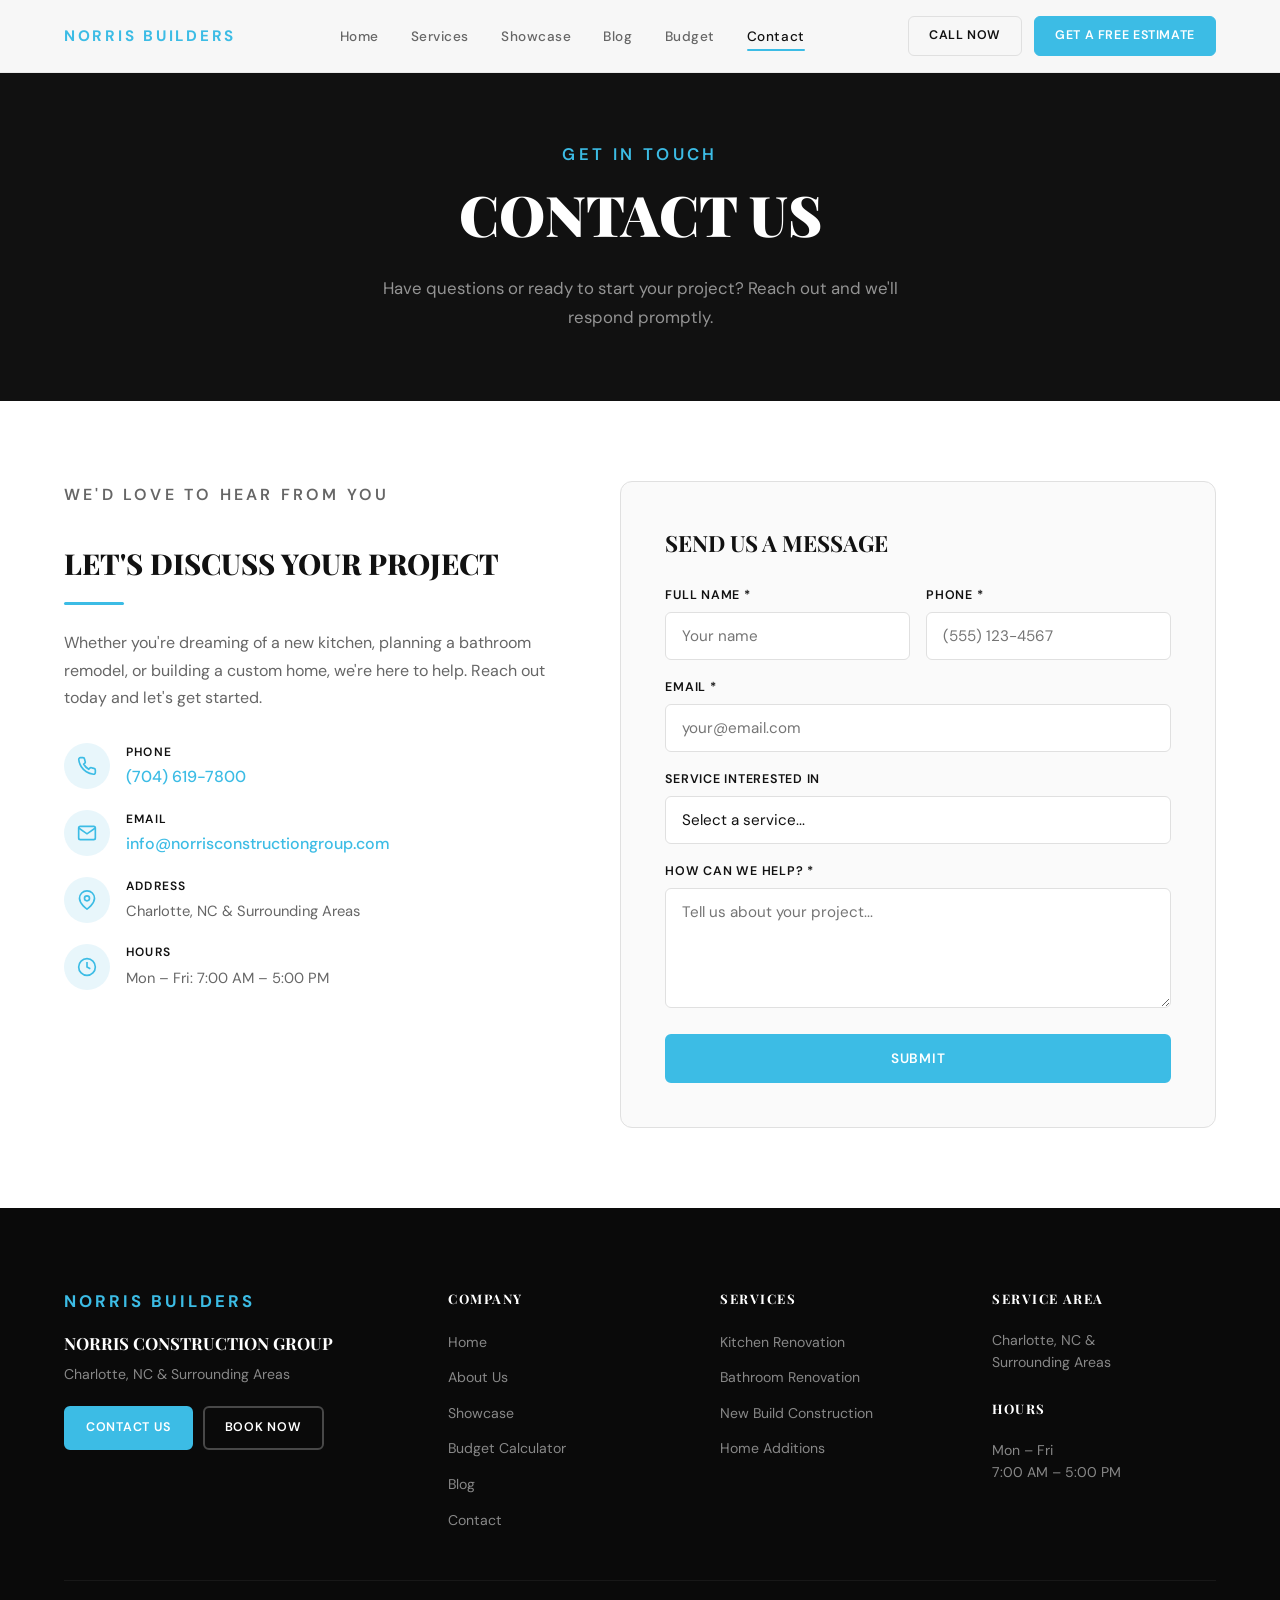
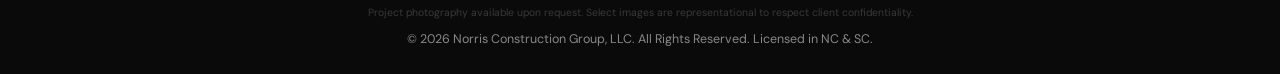
<file: contact.html>
<!DOCTYPE html>
<html lang="en">
<head>
    <meta charset="UTF-8">
    <meta name="viewport" content="width=device-width, initial-scale=1.0">
    <title>Contact Us | Free Renovation Estimate Charlotte NC | Norris Construction Group</title>
    <meta name="description" content="Contact Norris Construction Group for a free renovation or construction estimate in Charlotte NC. Kitchen remodels, bathroom renovations, custom homes, additions, and more. Call, text, or fill out our form.">
    <link rel="canonical" href="https://buildncg.com/contact.html">
    <meta property="og:title" content="Get a Free Estimate | Norris Construction Group | Charlotte NC">
    <meta property="og:description" content="Contact Norris Construction Group for a free renovation or construction estimate in Charlotte NC. Kitchen remodels, bathroom renovations, custom homes, additions, and more. Call, text, or fill out our form.">
    <meta property="og:type" content="website">
    <meta property="og:url" content="https://buildncg.com/contact.html">
    <meta name="keywords" content="free renovation estimate Charlotte NC, contact general contractor Charlotte, construction estimate Charlotte NC, kitchen remodel estimate Charlotte, bathroom renovation estimate Charlotte NC">
    <link rel="icon" type="image/png" href="[data-uri]">
    <link rel="apple-touch-icon" href="images/apple-touch-icon.png">
    <link rel="preconnect" href="https://fonts.googleapis.com">
    <link rel="icon" type="image/png" href="[data-uri]">
    <link rel="apple-touch-icon" href="images/apple-touch-icon.png">
    <link rel="preconnect" href="https://fonts.gstatic.com" crossorigin>
    <link href="https://fonts.googleapis.com/css2?family=DM+Sans:ital,opsz,wght@0,9..40,300;0,9..40,400;0,9..40,500;0,9..40,600;0,9..40,700;1,9..40,400&family=Playfair+Display:wght@400;500;600;700;800;900&display=swap" rel="stylesheet">
    <link rel="stylesheet" href="styles.css">
    <script type="application/ld+json">
    {
      "@context": "https://schema.org",
      "@type": "ContactPage",
      "mainEntity": {
        "@type": "LocalBusiness",
        "name": "Norris Construction Group",
        "telephone": "+17046197800",
        "address": {"@type": "PostalAddress", "addressLocality": "Charlotte", "addressRegion": "NC", "postalCode": "28210"}
      }
    }
    </script>
</head>
<body>
    <!-- Navigation -->
    <nav class="navbar" id="navbar">
        <div class="nav-container">
            <a href="index.html" class="nav-logo"><span class="nav-logo-text">NORRIS BUILDERS</span></a>
            <ul class="nav-links" id="navLinks">
                
                <li><a href="index.html">Home</a></li>
                <li><a href="services.html">Services</a></li>
                <li><a href="showcase.html">Showcase</a></li>
                <li><a href="blog.html">Blog</a></li>
                <li><a href="budget.html">Budget</a></li>
                <li><a href="contact.html" class="active">Contact</a></li>
            </ul>
            <div class="nav-actions">
                <a href="tel:+17046197800" class="nav-btn nav-btn-outline">Call Now</a>
                <a href="contact.html" class="nav-btn nav-btn-primary">Get a Free Estimate</a>
            </div>
            <button class="mobile-toggle" id="mobileToggle" aria-label="Toggle menu">
                <span></span><span></span><span></span>
            </button>
        </div>
    </nav>

    <!-- Page Header -->
    <section class="page-header">
        <p class="section-tag light">Get In Touch</p>
        <h1>Contact Us</h1>
        <p>Have questions or ready to start your project? Reach out and we'll respond promptly.</p>
    </section>

    <!-- Contact Content -->
    <div class="container">
        <div class="contact-grid">
            <div class="contact-info">
                <p class="section-tag">We'd Love to Hear From You</p>
                <h2>Let's Discuss Your Project</h2>
                <div class="section-line"></div>
                <p>Whether you're dreaming of a new kitchen, planning a bathroom remodel, or building a custom home, we're here to help. Reach out today and let's get started.</p>

                <div class="contact-detail">
                    <div class="contact-detail-icon">
                        <svg width="20" height="20" viewBox="0 0 24 24" fill="none" stroke="currentColor" stroke-width="2"><path d="M22 16.92v3a2 2 0 01-2.18 2 19.79 19.79 0 01-8.63-3.07 19.5 19.5 0 01-6-6 19.79 19.79 0 01-3.07-8.67A2 2 0 014.11 2h3a2 2 0 012 1.72 12.84 12.84 0 00.7 2.81 2 2 0 01-.45 2.11L8.09 9.91a16 16 0 006 6l1.27-1.27a2 2 0 012.11-.45 12.84 12.84 0 002.81.7A2 2 0 0122 16.92z"/></svg>
                    </div>
                    <div class="contact-detail-text">
                        <strong>Phone</strong>
                        <a href="tel:+17046197800">(704) 619-7800</a>
                    </div>
                </div>

                <div class="contact-detail">
                    <div class="contact-detail-icon">
                        <svg width="20" height="20" viewBox="0 0 24 24" fill="none" stroke="currentColor" stroke-width="2"><path d="M4 4h16c1.1 0 2 .9 2 2v12c0 1.1-.9 2-2 2H4c-1.1 0-2-.9-2-2V6c0-1.1.9-2 2-2z"/><polyline points="22,6 12,13 2,6"/></svg>
                    </div>
                    <div class="contact-detail-text">
                        <strong>Email</strong>
                        <a href="mailto:info@norrisconstructiongroup.com">info@norrisconstructiongroup.com</a>
                    </div>
                </div>

                <div class="contact-detail">
                    <div class="contact-detail-icon">
                        <svg width="20" height="20" viewBox="0 0 24 24" fill="none" stroke="currentColor" stroke-width="2"><path d="M21 10c0 7-9 13-9 13s-9-6-9-13a9 9 0 0118 0z"/><circle cx="12" cy="10" r="3"/></svg>
                    </div>
                    <div class="contact-detail-text">
                        <strong>Address</strong>
                        <span>Charlotte, NC & Surrounding Areas</span>
                    </div>
                </div>

                <div class="contact-detail">
                    <div class="contact-detail-icon">
                        <svg width="20" height="20" viewBox="0 0 24 24" fill="none" stroke="currentColor" stroke-width="2"><circle cx="12" cy="12" r="10"/><path d="M12 6v6l4 2"/></svg>
                    </div>
                    <div class="contact-detail-text">
                        <strong>Hours</strong>
                        <span>Mon – Fri: 7:00 AM – 5:00 PM</span>
                    </div>
                </div>
            </div>

            <!-- Netlify-compatible form -->
            <div class="contact-form">
                <h3>Send Us a Message</h3>
                <form name="contact" method="POST" data-netlify="true" netlify-honeypot="bot-field" id="contactForm">
                    <input type="hidden" name="form-name" value="contact">
                    <p style="display:none"><label>Don't fill this out: <input name="bot-field"></label></p>
                    
                    <div class="form-row">
                        <div class="form-group">
                            <label for="name">Full Name *</label>
                            <input type="text" id="name" name="name" required placeholder="Your name">
                        </div>
                        <div class="form-group">
                            <label for="phone">Phone *</label>
                            <input type="tel" id="phone" name="phone" required placeholder="(555) 123-4567">
                        </div>
                    </div>
                    <div class="form-group">
                        <label for="email">Email *</label>
                        <input type="email" id="email" name="email" required placeholder="your@email.com">
                    </div>
                    <div class="form-group">
                        <label for="service">Service Interested In</label>
                        <select id="service" name="service">
                            <option value="">Select a service...</option>
                            <option value="kitchen">Kitchen Renovation</option>
                            <option value="bathroom">Bathroom Renovation</option>
                            <option value="new-build">New Build Construction</option>
                            <option value="additions">Home Additions</option>
                            <option value="other">Other</option>
                        </select>
                    </div>
                    <div class="form-group">
                        <label for="message">How Can We Help? *</label>
                        <textarea id="message" name="message" required placeholder="Tell us about your project..."></textarea>
                    </div>
                    <button type="submit" class="btn btn-primary" style="width: 100%;">Submit</button>
                </form>
            </div>
        </div>
    </div>

    <!-- Footer -->
    <footer class="site-footer">
        <div class="container">
            <div class="footer-grid">
                <div class="footer-brand">
                    <div class="footer-logo"><span class="footer-logo-text">NORRIS BUILDERS</span></div>
                    <p class="footer-company">Norris Construction Group</p>
                    <p class="footer-address">Charlotte, NC &amp; Surrounding Areas</p>
                    <div class="footer-buttons">
                        <a href="contact.html" class="btn btn-primary btn-sm">Contact Us</a>
                        <a href="contact.html" class="btn btn-outline-light btn-sm">Book Now</a>
                    </div>
                </div>
                <div class="footer-col">
                    <h4>Company</h4>
                    <ul>
                        <li><a href="index.html">Home</a></li>
                        <li><a href="about.html">About Us</a></li>
                        <li><a href="showcase.html">Showcase</a></li>
                        <li><a href="budget.html">Budget Calculator</a></li>
                                <li><a href="blog.html">Blog</a></li>
                        <li><a href="contact.html">Contact</a></li>
                    </ul>
                </div>
                <div class="footer-col">
                    <h4>Services</h4>
                    <ul>
                        <li><a href="services.html#kitchen">Kitchen Renovation</a></li>
                        <li><a href="services.html#bathroom">Bathroom Renovation</a></li>
                                                <li><a href="services.html#new-builds">New Build Construction</a></li>
                        <li><a href="services.html#additions">Home Additions</a></li>
                                            </ul>
                </div>
                <div class="footer-col">
                    <h4>Service Area</h4>
                    <p>Charlotte, NC &<br>Surrounding Areas</p>
                    <h4 class="mt-2">Hours</h4>
                    <p>Mon – Fri<br>7:00 AM – 5:00 PM</p>
                </div>
            </div>
            <div class="footer-bottom"><p id="client-privacy-note" style="font-size:0.65rem;color:var(--gray-500);opacity:0.5;margin-bottom:8px;">Project photography available upon request. Select images are representational to respect client confidentiality.</p>
                <p>&copy; 2026 Norris Construction Group, LLC. All Rights Reserved. Licensed in NC &amp; SC.</p>
            </div>
        </div>
    </footer>
    <script src="images.js"></script>
    <script src="main.js"></script>
</body>
</html>
</file>
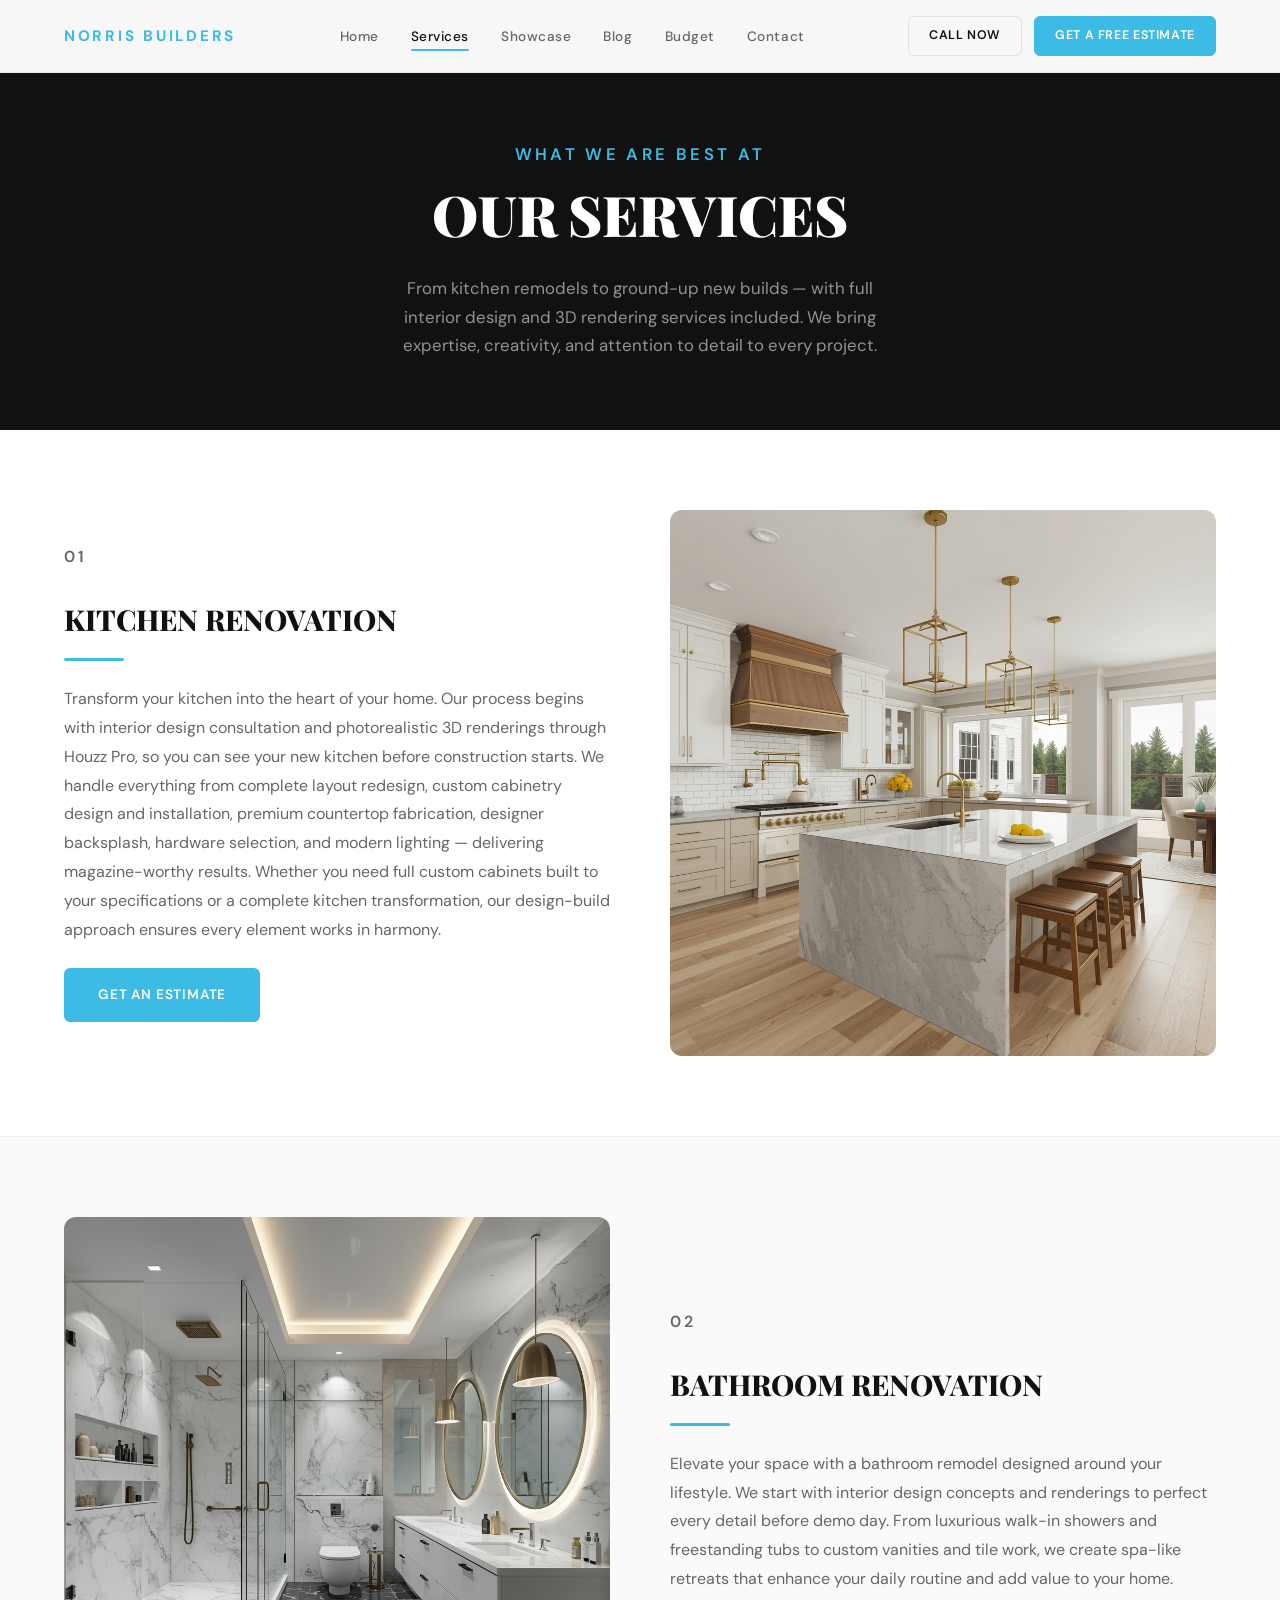
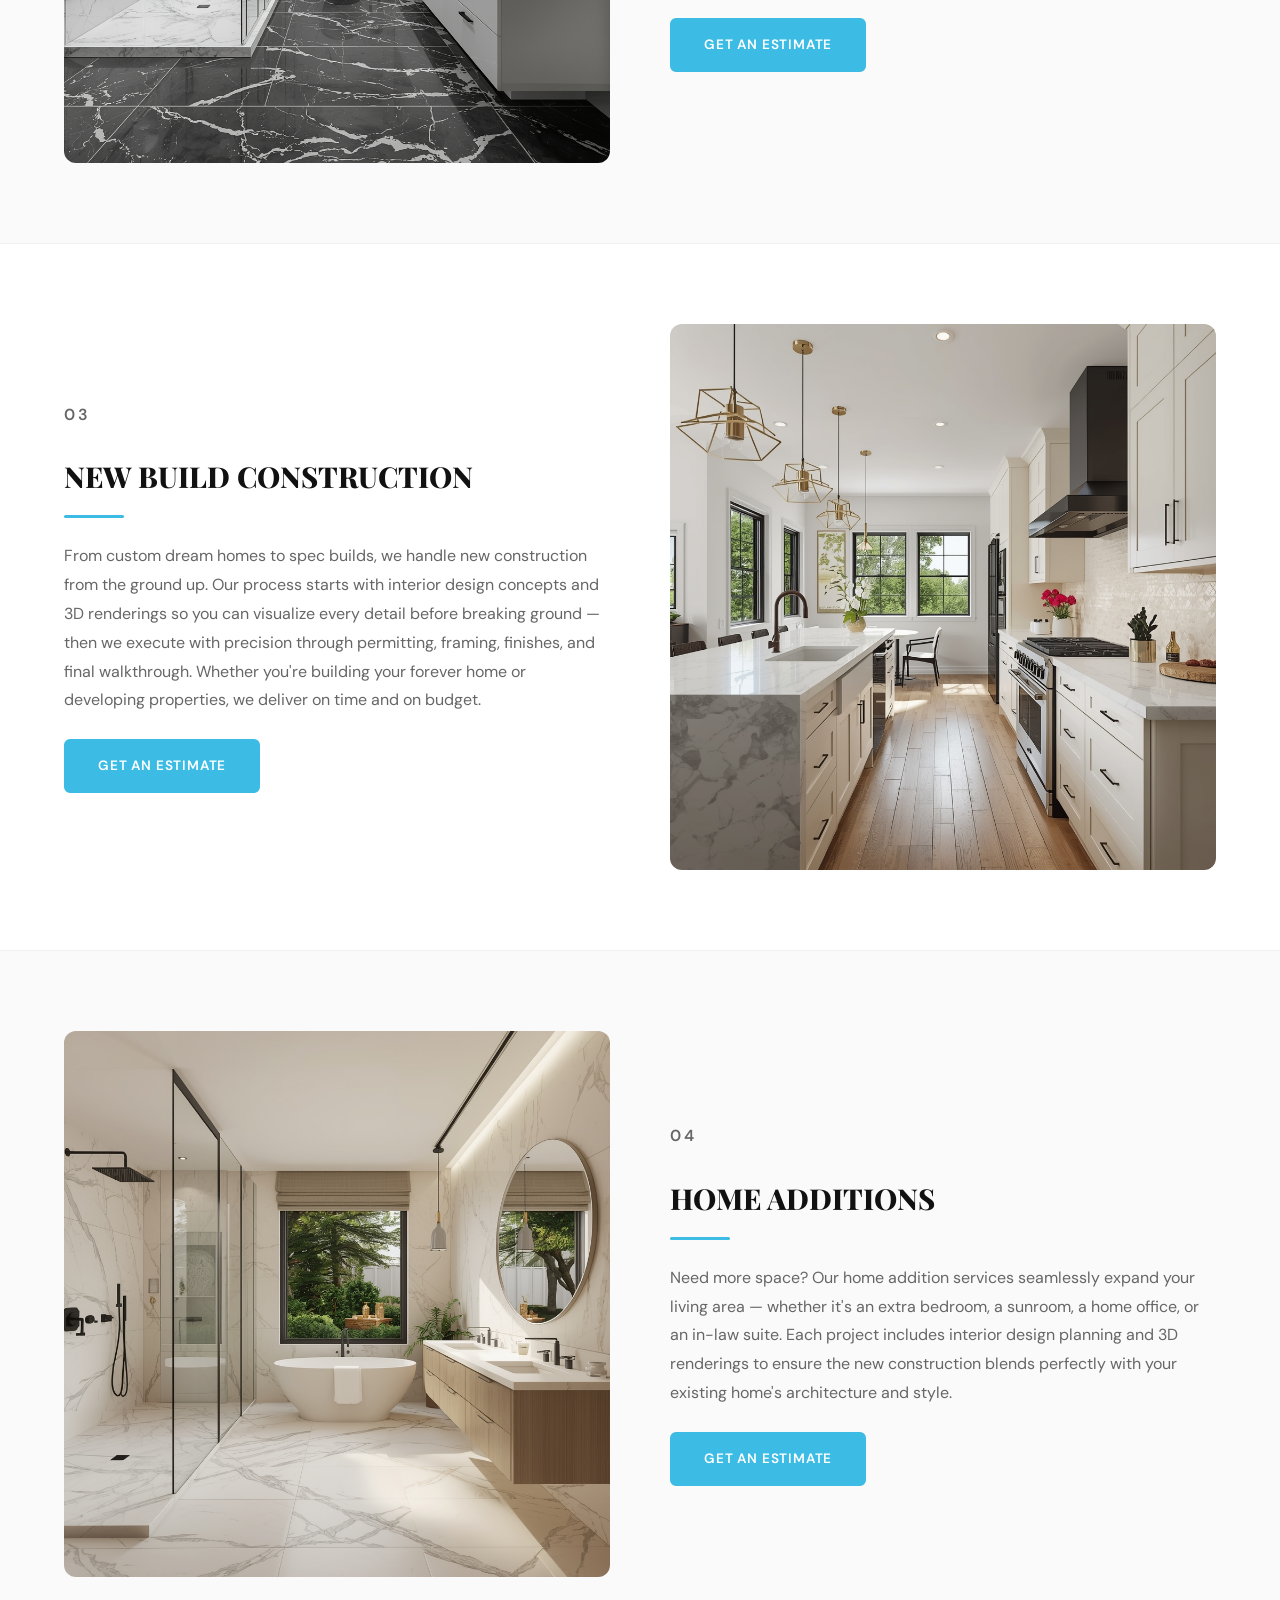
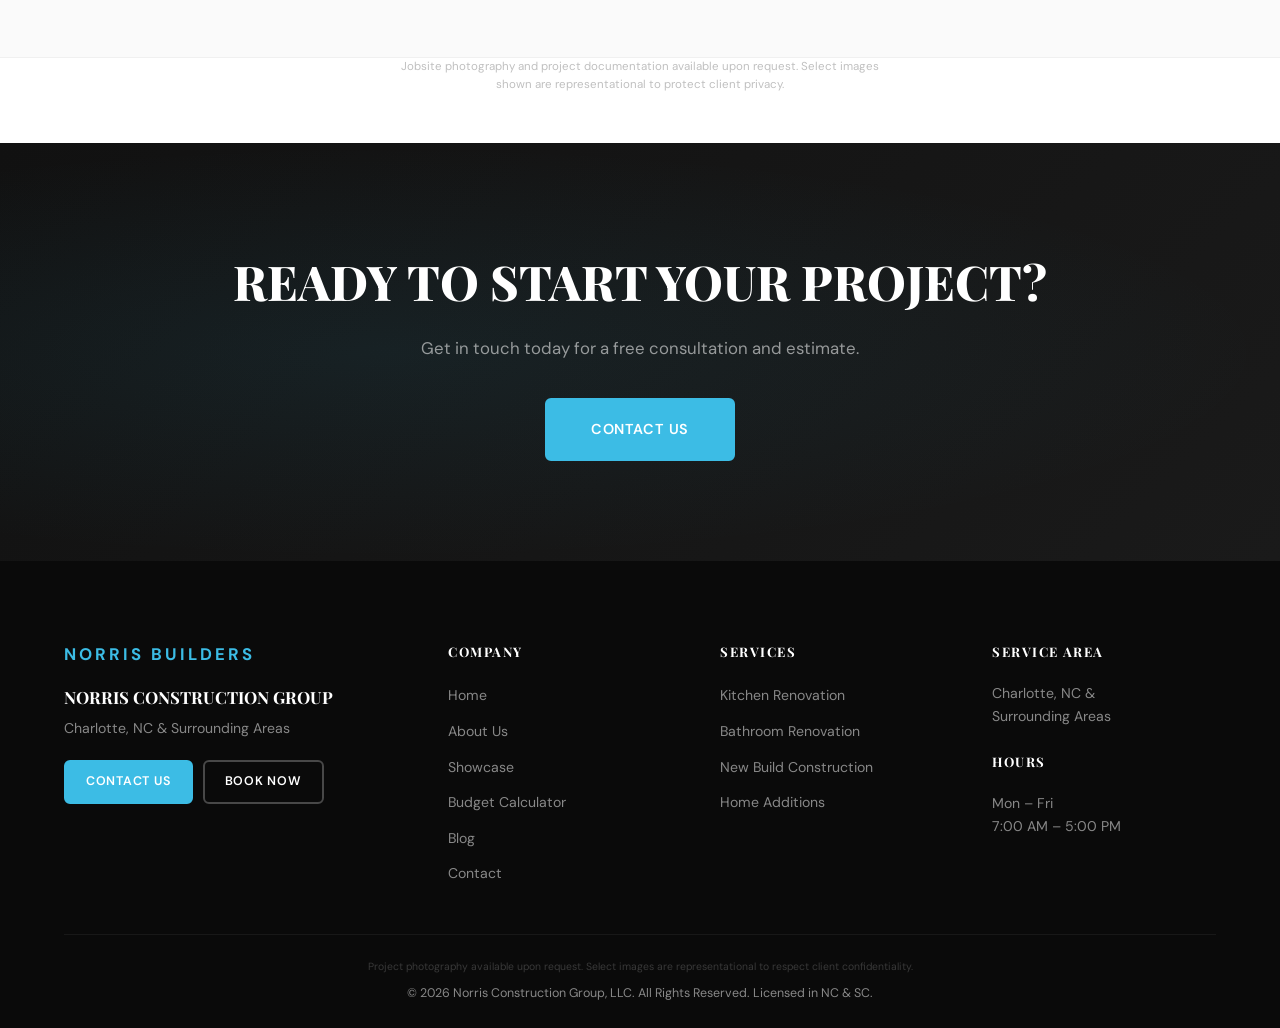
<file: services.html>
<!DOCTYPE html>
<html lang="en">
<head>
    <meta charset="UTF-8">
    <meta name="viewport" content="width=device-width, initial-scale=1.0">
    <title>Construction & Remodeling Services | Kitchen, Bath, Custom Homes, Basements | Charlotte NC</title>
    <meta name="description" content="Full-service construction and remodeling in Charlotte NC. Kitchen remodels, bathroom renovations, custom cabinet design, new build construction, home additions, basement finishing, outdoor living, flooring, and carpentry. Licensed NC & SC.">
    <link rel="canonical" href="https://buildncg.com/services.html">
    <meta property="og:title" content="Our Services | Kitchen, Bath, Custom Homes & More | Norris Construction Group">
    <meta property="og:description" content="Full-service construction and remodeling in Charlotte NC. Kitchen remodels, bathroom renovations, custom cabinet design, new build construction, home additions, basement finishing, outdoor living, flooring, and carpentry. Licensed NC & SC.">
    <meta property="og:type" content="website">
    <meta property="og:url" content="https://buildncg.com/services.html">
    <meta name="keywords" content="kitchen remodel Charlotte NC, bathroom renovation Charlotte, new build contractor Charlotte NC, home additions contractor, basement renovation Charlotte, outdoor kitchen Charlotte NC, flooring installation Charlotte, spec home builder Charlotte NC">
    <link rel="icon" type="image/png" href="[data-uri]">
    <link rel="apple-touch-icon" href="images/apple-touch-icon.png">
    <link rel="preconnect" href="https://fonts.googleapis.com">
    <link rel="icon" type="image/png" href="[data-uri]">
    <link rel="apple-touch-icon" href="images/apple-touch-icon.png">
    <link rel="preconnect" href="https://fonts.gstatic.com" crossorigin>
    <link href="https://fonts.googleapis.com/css2?family=DM+Sans:ital,opsz,wght@0,9..40,300;0,9..40,400;0,9..40,500;0,9..40,600;0,9..40,700;1,9..40,400&family=Playfair+Display:wght@400;500;600;700;800;900&display=swap" rel="stylesheet">
    <link rel="stylesheet" href="styles.css">
    <script type="application/ld+json">
    {
      "@context": "https://schema.org",
      "@type": "Service",
      "serviceType": "General Contracting and Remodeling",
      "provider": {"@type": "LocalBusiness", "name": "Norris Construction Group", "address": {"@type": "PostalAddress", "addressLocality": "Charlotte", "addressRegion": "NC"}},
      "areaServed": {"@type": "City", "name": "Charlotte", "containedInPlace": {"@type": "State", "name": "North Carolina"}},
      "hasOfferCatalog": {
        "@type": "OfferCatalog", "name": "Services",
        "itemListElement": [
          {"@type": "Offer", "itemOffered": {"@type": "Service", "name": "Kitchen Renovation", "description": "Complete kitchen remodels including custom cabinetry, countertops, backsplash, layout redesign, and appliance installation in Charlotte NC."}},
          {"@type": "Offer", "itemOffered": {"@type": "Service", "name": "Bathroom Renovation", "description": "Full bathroom remodels including walk-in showers, freestanding tubs, custom vanities, tile work, and plumbing upgrades in Charlotte NC."}},
          {"@type": "Offer", "itemOffered": {"@type": "Service", "name": "New Build Construction", "description": "Ground-up new build construction and spec homes in Charlotte NC and surrounding areas."}},
          {"@type": "Offer", "itemOffered": {"@type": "Service", "name": "Home Additions", "description": "Seamless home additions including bedrooms, sunrooms, in-law suites, and second stories in Charlotte NC."}},
          {"@type": "Offer", "itemOffered": {"@type": "Service", "name": "Basement Renovation", "description": "Complete basement finishing and renovation services in Charlotte NC."}}
        ]
      }
    }
    </script>
</head>
<body>
    <!-- Navigation -->
    <nav class="navbar" id="navbar">
        <div class="nav-container">
            <a href="index.html" class="nav-logo"><span class="nav-logo-text">NORRIS BUILDERS</span></a>
            <ul class="nav-links" id="navLinks">
                
                <li><a href="index.html">Home</a></li>
                <li><a href="services.html" class="active">Services</a></li>
                <li><a href="showcase.html">Showcase</a></li>
                <li><a href="blog.html">Blog</a></li>
                <li><a href="budget.html">Budget</a></li>
                <li><a href="contact.html">Contact</a></li>
            </ul>
            <div class="nav-actions">
                <a href="tel:+17046197800" class="nav-btn nav-btn-outline">Call Now</a>
                <a href="contact.html" class="nav-btn nav-btn-primary">Get a Free Estimate</a>
            </div>
            <button class="mobile-toggle" id="mobileToggle" aria-label="Toggle menu">
                <span></span><span></span><span></span>
            </button>
        </div>
    </nav>

    <!-- Page Header -->
    <section class="page-header">
        <p class="section-tag light">What We Are Best At</p>
        <h1>Our Services</h1>
        <p>From kitchen remodels to ground-up new builds — with full interior design and 3D rendering services included. We bring expertise, creativity, and attention to detail to every project.</p>
    </section>

    <!-- Service Details -->
    <section class="service-detail" id="kitchen">
        <div class="container">
            <div class="service-detail-grid">
                <div class="service-detail-text" data-section="kitchen">
                    <p class="section-tag">01</p>
                    <h2>Kitchen Renovation</h2>
                    <div class="section-line"></div>
                    <p>Transform your kitchen into the heart of your home. Our process begins with interior design consultation and photorealistic 3D renderings through Houzz Pro, so you can see your new kitchen before construction starts. We handle everything from complete layout redesign, custom cabinetry design and installation, premium countertop fabrication, designer backsplash, hardware selection, and modern lighting — delivering magazine-worthy results. Whether you need full custom cabinets built to your specifications or a complete kitchen transformation, our design-build approach ensures every element works in harmony.</p>
                    <a href="contact.html" class="btn btn-primary">Get an Estimate</a>
                </div>
                <div class="service-detail-image">
                    <img data-img="detail_kitchen" src="images/kitchen-natural-5.jpg" alt="Kitchen renovation contractor Charlotte NC" style="width:100%;height:100%;object-fit:cover;border-radius:12px;" loading="lazy">
                </div>
            </div>
        </div>
    </section>

    <section class="service-detail" id="bathroom">
        <div class="container">
            <div class="service-detail-grid">
                <div class="service-detail-text">
                    <p class="section-tag">02</p>
                    <h2>Bathroom Renovation</h2>
                    <div class="section-line"></div>
                    <p>Elevate your space with a bathroom remodel designed around your lifestyle. We start with interior design concepts and renderings to perfect every detail before demo day. From luxurious walk-in showers and freestanding tubs to custom vanities and tile work, we create spa-like retreats that enhance your daily routine and add value to your home.</p>
                    <a href="contact.html" class="btn btn-primary">Get an Estimate</a>
                </div>
                <div class="service-detail-image">
                    <img data-img="detail_bathroom" src="images/bath-modern-1.jpg" alt="Bathroom renovation contractor Charlotte NC" style="width:100%;height:100%;object-fit:cover;border-radius:12px;" loading="lazy">
                </div>
            </div>
        </div>
    </section>

<section class="service-detail" id="new-builds">
        <div class="container">
            <div class="service-detail-grid">
                <div class="service-detail-text">
                    <p class="section-tag">03</p>
                    <h2>New Build Construction</h2>
                    <div class="section-line"></div>
                    <p>From custom dream homes to spec builds, we handle new construction from the ground up. Our process starts with interior design concepts and 3D renderings so you can visualize every detail before breaking ground — then we execute with precision through permitting, framing, finishes, and final walkthrough. Whether you're building your forever home or developing properties, we deliver on time and on budget.</p>
                    <a href="contact.html" class="btn btn-primary">Get an Estimate</a>
                </div>
                <div class="service-detail-image">
                    <img data-img="detail_newbuild" src="images/kitchen-natural-2.jpg" alt="New build construction Charlotte NC" style="width:100%;height:100%;object-fit:cover;border-radius:12px;" loading="lazy">
                </div>
            </div>
        </div>
    </section>

    <section class="service-detail" id="additions">
        <div class="container">
            <div class="service-detail-grid">
                <div class="service-detail-text">
                    <p class="section-tag">04</p>
                    <h2>Home Additions</h2>
                    <div class="section-line"></div>
                    <p>Need more space? Our home addition services seamlessly expand your living area — whether it's an extra bedroom, a sunroom, a home office, or an in-law suite. Each project includes interior design planning and 3D renderings to ensure the new construction blends perfectly with your existing home's architecture and style.</p>
                    <a href="contact.html" class="btn btn-primary">Get an Estimate</a>
                </div>
                <div class="service-detail-image">
                    <img data-img="detail_additions" src="images/bath-natural-1.jpg" alt="Home additions Charlotte NC" style="width:100%;height:100%;object-fit:cover;border-radius:12px;" loading="lazy">
                </div>
            </div>
        </div>
    </section>



    <div style="text-align:center;padding:0 24px 48px;"><p style="font-size:0.72rem;color:var(--gray-300);max-width:480px;margin:0 auto;">Jobsite photography and project documentation available upon request. Select images shown are representational to protect client privacy.</p></div>

    <!-- CTA -->
    <section class="cta-banner">
        <div class="cta-bg"><div class="cta-overlay"></div></div>
        <div class="container">
            <div class="cta-content">
                <h2>Ready to Start Your Project?</h2>
                <p>Get in touch today for a free consultation and estimate.</p>
                <a href="contact.html" class="btn btn-primary btn-lg">Contact Us</a>
            </div>
        </div>
    </section>

    <!-- Footer -->
    <footer class="site-footer">
        <div class="container">
            <div class="footer-grid">
                <div class="footer-brand">
                    <div class="footer-logo"><span class="footer-logo-text">NORRIS BUILDERS</span></div>
                    <p class="footer-company">Norris Construction Group</p>
                    <p class="footer-address">Charlotte, NC &amp; Surrounding Areas</p>
                    <div class="footer-buttons">
                        <a href="contact.html" class="btn btn-primary btn-sm">Contact Us</a>
                        <a href="contact.html" class="btn btn-outline-light btn-sm">Book Now</a>
                    </div>
                </div>
                <div class="footer-col">
                    <h4>Company</h4>
                    <ul>
                        <li><a href="index.html">Home</a></li>
                        <li><a href="about.html">About Us</a></li>
                        <li><a href="showcase.html">Showcase</a></li>
                        <li><a href="budget.html">Budget Calculator</a></li>
                                <li><a href="blog.html">Blog</a></li>
                        <li><a href="contact.html">Contact</a></li>
                    </ul>
                </div>
                <div class="footer-col">
                    <h4>Services</h4>
                    <ul>
                        <li><a href="#kitchen">Kitchen Renovation</a></li>
                        <li><a href="#bathroom">Bathroom Renovation</a></li>
                                                <li><a href="#new-builds">New Build Construction</a></li>
                        <li><a href="#additions">Home Additions</a></li>
                                            </ul>
                </div>
                <div class="footer-col">
                    <h4>Service Area</h4>
                    <p>Charlotte, NC &<br>Surrounding Areas</p>
                    <h4 class="mt-2">Hours</h4>
                    <p>Mon – Fri<br>7:00 AM – 5:00 PM</p>
                </div>
            </div>
            <div class="footer-bottom"><p id="client-privacy-note" style="font-size:0.65rem;color:var(--gray-500);opacity:0.5;margin-bottom:8px;">Project photography available upon request. Select images are representational to respect client confidentiality.</p>
                <p>&copy; 2026 Norris Construction Group, LLC. All Rights Reserved. Licensed in NC &amp; SC.</p>
            </div>
        </div>
    </footer>
    <script src="images.js"></script>
    <script src="main.js"></script>
</body>
</html>
</file>
<file: styles.css>
/* ===== CSS Variables ===== */
:root {
    --black: #0a0a0a;
    --dark: #111111;
    --dark-2: #1a1a1a;
    --dark-3: #222222;
    --dark-4: #2a2a2a;
    --white: #ffffff;
    --off-white: #f7f7f7;
    --gray-50: #fafafa;
    --gray-100: #f0f0f0;
    --gray-200: #e0e0e0;
    --gray-300: #c0c0c0;
    --gray-400: #888888;
    --gray-500: #666666;
    --gray-600: #444444;
    --accent: #3cbce5;
    --accent-hover: #2ba8cf;
    --accent-dark: #2897bb;
    --accent-light: #e8f6fb;
    --accent-glow: rgba(60, 188, 229, 0.12);
    --orange: #e8833a;
    --orange-light: #fdf0e6;
    --font-display: 'Playfair Display', Georgia, serif;
    --font-body: 'DM Sans', -apple-system, BlinkMacSystemFont, sans-serif;
    --container: 1200px;
    --radius: 6px;
    --radius-lg: 12px;
    --radius-xl: 20px;
    --shadow-sm: 0 1px 3px rgba(0,0,0,0.06);
    --shadow: 0 4px 24px rgba(0,0,0,0.08);
    --shadow-lg: 0 12px 48px rgba(0,0,0,0.12);
    --shadow-xl: 0 24px 64px rgba(0,0,0,0.16);
    --transition: 0.3s cubic-bezier(0.4, 0, 0.2, 1);
}
*, *::before, *::after { box-sizing: border-box; margin: 0; padding: 0; }
html { scroll-behavior: smooth; font-size: 16px; -webkit-text-size-adjust: 100%; }
body { font-family: var(--font-body); color: var(--dark); background: var(--white); line-height: 1.6; -webkit-font-smoothing: antialiased; -moz-osx-font-smoothing: grayscale; overflow-x: hidden; }
a { text-decoration: none; color: inherit; }
ul { list-style: none; }
img { max-width: 100%; display: block; }
button { font-family: inherit; }
.container { width: 100%; max-width: var(--container); margin: 0 auto; padding: 0 24px; }
.mt-2 { margin-top: 24px; }
.img-placeholder { background: linear-gradient(145deg, var(--dark-3) 0%, var(--dark) 100%); display: flex; align-items: center; justify-content: center; width: 100%; height: 100%; min-height: 200px; color: var(--gray-400); font-size: 0.78rem; letter-spacing: 0.08em; text-transform: uppercase; border-radius: var(--radius); position: relative; overflow: hidden; }
.img-placeholder.tall { min-height: 400px; }
.section-tag { font-family: var(--font-body); font-size: 0.75rem; font-weight: 600; letter-spacing: 0.2em; text-transform: uppercase; color: var(--accent); margin-bottom: 8px; }
.section-tag.light { color: var(--accent); }
.section-title { font-family: var(--font-display); font-size: clamp(2rem, 4vw, 3rem); font-weight: 800; line-height: 1.1; color: var(--dark); text-transform: uppercase; }
.section-title.light { color: var(--white); }
.section-line { width: 60px; height: 3px; background: var(--accent); margin: 16px 0 24px; border-radius: 2px; }
.section-line.light { background: var(--accent); }
.section-line.center { margin: 16px auto 24px; }
.section-subtitle { font-size: 1.05rem; color: var(--gray-500); max-width: 560px; margin-bottom: 40px; line-height: 1.7; }
.btn { display: inline-flex; align-items: center; justify-content: center; padding: 14px 32px; font-family: var(--font-body); font-size: 0.85rem; font-weight: 600; letter-spacing: 0.06em; text-transform: uppercase; border: 2px solid transparent; border-radius: var(--radius); cursor: pointer; transition: var(--transition); gap: 8px; white-space: nowrap; -webkit-tap-highlight-color: transparent; }
.btn-primary { background: var(--accent); color: var(--white); border-color: var(--accent); }
.btn-primary:hover { background: var(--accent-hover); border-color: var(--accent-hover); transform: translateY(-2px); box-shadow: 0 8px 24px rgba(60,188,229,0.35); }
.btn-ghost { background: transparent; color: var(--white); border-color: rgba(255,255,255,0.35); }
.btn-ghost:hover { border-color: var(--white); background: rgba(255,255,255,0.06); }
.btn-ghost-light { background: transparent; color: var(--white); border-color: rgba(255,255,255,0.25); }
.btn-ghost-light:hover { border-color: var(--white); background: rgba(255,255,255,0.05); }
.btn-dark { background: var(--dark); color: var(--white); border-color: var(--dark); }
.btn-dark:hover { background: var(--dark-3); transform: translateY(-2px); box-shadow: var(--shadow); }
.btn-outline-light { background: transparent; color: var(--white); border-color: rgba(255,255,255,0.25); }
.btn-outline-light:hover { border-color: var(--white); }
.btn-sm { padding: 10px 20px; font-size: 0.78rem; }
.btn-lg { padding: 18px 44px; font-size: 0.9rem; }

/* Navigation */
.navbar { position: fixed; top: 0; left: 0; right: 0; z-index: 1000; background: rgba(255,255,255,0.97); backdrop-filter: blur(16px); -webkit-backdrop-filter: blur(16px); border-bottom: 1px solid rgba(0,0,0,0.05); transition: var(--transition); }
.navbar.scrolled { box-shadow: 0 1px 20px rgba(0,0,0,0.06); }
.nav-container { max-width: var(--container); margin: 0 auto; padding: 0 24px; display: flex; align-items: center; justify-content: space-between; height: 72px; }
.nav-logo { display: flex; align-items: center; flex-shrink: 0; }
.nav-logo img { height: 48px; width: auto; }
.nav-links { display: flex; align-items: center; gap: 32px; }
.nav-links a { font-size: 0.85rem; font-weight: 500; letter-spacing: 0.04em; color: var(--gray-500); transition: var(--transition); position: relative; padding: 4px 0; }
.nav-links a:hover, .nav-links a.active { color: var(--dark); }
.nav-links a.active::after { content: ''; position: absolute; bottom: -2px; left: 0; right: 0; height: 2px; background: var(--accent); border-radius: 1px; }
.nav-actions { display: flex; align-items: center; gap: 12px; }
.nav-btn { padding: 9px 20px; font-size: 0.78rem; font-weight: 600; letter-spacing: 0.05em; text-transform: uppercase; border-radius: var(--radius); transition: var(--transition); }
.nav-btn-outline { border: 1.5px solid var(--gray-200); color: var(--dark); }
.nav-btn-outline:hover { background: var(--dark); color: var(--white); border-color: var(--dark); }
.nav-btn-primary { background: var(--accent); color: var(--white); border: 1.5px solid var(--accent); }
.nav-btn-primary:hover { background: var(--accent-hover); border-color: var(--accent-hover); }
.mobile-toggle { display: none; flex-direction: column; gap: 5px; background: none; border: none; cursor: pointer; padding: 8px 4px; -webkit-tap-highlight-color: transparent; z-index: 1001; }
.mobile-toggle span { width: 24px; height: 2px; background: var(--dark); transition: var(--transition); display: block; }
.mobile-toggle.open span:nth-child(1) { transform: rotate(45deg) translate(5px, 5px); }
.mobile-toggle.open span:nth-child(2) { opacity: 0; }
.mobile-toggle.open span:nth-child(3) { transform: rotate(-45deg) translate(5px, -5px); }
.mobile-menu-overlay { display: none; position: fixed; inset: 0; background: rgba(0,0,0,0.4); z-index: 998; }
.mobile-menu-overlay.open { display: block; }

/* Hero */
.hero { position: relative; min-height: 100vh; min-height: 100dvh; display: flex; align-items: center; padding-top: 72px; overflow: hidden; }
.hero-bg { position: absolute; inset: 0; z-index: 0; }
.hero-placeholder-bg { width: 100%; height: 100%; background: linear-gradient(135deg, #0f0f0f 0%, #1a1a1a 40%, #111 100%); }
.hero-overlay { position: absolute; inset: 0; background: linear-gradient(100deg, rgba(10,10,10,0.94) 0%, rgba(10,10,10,0.75) 45%, rgba(10,10,10,0.4) 100%); z-index: 1; }
.hero-content { position: relative; z-index: 2; width: 100%; max-width: var(--container); margin: 0 auto; padding: 0 24px; display: grid; grid-template-columns: 1fr 1fr; gap: 60px; align-items: center; }
.hero-tag { font-size: 0.75rem; font-weight: 600; letter-spacing: 0.2em; text-transform: uppercase; color: var(--accent); margin-bottom: 20px; }
.hero-title { font-family: var(--font-display); font-size: clamp(2.8rem, 5.5vw, 4.5rem); font-weight: 900; line-height: 1.05; color: var(--white); text-transform: uppercase; margin-bottom: 24px; }
.hero-line { display: block; }
.hero-line.accent { color: var(--accent); }
.hero-subtitle { font-size: 1.05rem; color: rgba(255,255,255,0.65); line-height: 1.75; max-width: 480px; margin-bottom: 36px; }
.hero-ctas { display: flex; gap: 16px; flex-wrap: wrap; }
.hero-images { display: grid; grid-template-columns: 1fr 1fr; grid-template-rows: 1fr 1fr; gap: 12px; max-width: 480px; justify-self: end; }
.hero-img-card { border-radius: var(--radius-lg); overflow: hidden; box-shadow: var(--shadow-xl); }
.hero-img-1 { grid-row: 1 / 2; }
.hero-img-2 { grid-row: 1 / 3; }
.hero-img-3 { grid-row: 2 / 3; }
.hero-img-card .img-placeholder { min-height: 180px; border-radius: 0; }

/* Trust Bar */
.trust-bar { background: var(--white); border-bottom: 1px solid var(--gray-100); padding: 36px 0; }
.trust-items { display: flex; justify-content: center; flex-wrap: wrap; gap: 24px 40px; }
.trust-item { display: flex; align-items: center; gap: 10px; font-size: 0.78rem; font-weight: 700; letter-spacing: 0.08em; text-transform: uppercase; color: var(--dark); }
.trust-icon { color: var(--accent); display: flex; flex-shrink: 0; }

/* About Preview */
.about-preview { padding: 100px 0; background: var(--white); }
.about-grid { display: grid; grid-template-columns: 1fr 1fr; gap: 64px; align-items: center; }
.about-description { font-size: 1.05rem; line-height: 1.8; color: var(--gray-500); margin-bottom: 24px; }
.social-icons { display: flex; gap: 12px; margin-bottom: 32px; }
.social-link { width: 42px; height: 42px; border-radius: 50%; display: flex; align-items: center; justify-content: center; background: var(--gray-100); color: var(--gray-600); transition: var(--transition); }
.social-link:hover { background: var(--accent); color: var(--white); transform: translateY(-2px); }
.social-link.light { background: rgba(255,255,255,0.08); color: rgba(255,255,255,0.7); }
.social-link.light:hover { background: var(--accent); color: var(--white); }
.about-images { display: grid; grid-template-columns: 1.2fr 1fr; gap: 12px; }
.about-img-main .img-placeholder { min-height: 440px; border-radius: var(--radius-lg); }
.about-img-secondary .img-placeholder { min-height: 280px; align-self: end; border-radius: var(--radius-lg); }

/* Services */
.services-section { padding: 100px 0; background: var(--dark); }
.services-grid { display: grid; grid-template-columns: repeat(3, 1fr); gap: 12px; margin-top: 20px; }
.service-card { position: relative; border-radius: var(--radius-lg); overflow: hidden; aspect-ratio: 1; display: block; transition: transform 0.4s ease; }
.service-card:hover { transform: scale(1.015); }
.service-img { width: 100%; height: 100%; }
.service-img .img-placeholder { min-height: 100%; border-radius: 0; background: linear-gradient(145deg, #2a2a2a, #181818); }
.service-label { position: absolute; bottom: 0; left: 0; right: 0; padding: 20px; background: linear-gradient(0deg, rgba(0,0,0,0.88) 0%, rgba(0,0,0,0.4) 60%, transparent 100%); display: flex; align-items: flex-end; justify-content: space-between; min-height: 50%; }
.service-label h3 { font-family: var(--font-display); font-size: 1rem; font-weight: 700; text-transform: uppercase; color: var(--white); line-height: 1.3; }
.service-label svg { color: var(--accent); flex-shrink: 0; margin-left: 8px; }

/* CTA Banner */
.cta-banner { position: relative; padding: 100px 0; overflow: hidden; }
.cta-bg { position: absolute; inset: 0; background: linear-gradient(135deg, var(--dark) 0%, var(--dark-2) 100%); }
.cta-overlay { position: absolute; inset: 0; background: radial-gradient(ellipse at 30% 50%, rgba(60,188,229,0.08), transparent 70%); }
.cta-content { position: relative; text-align: center; z-index: 1; }
.cta-content h2 { font-family: var(--font-display); font-size: clamp(1.8rem, 4vw, 3rem); font-weight: 800; text-transform: uppercase; color: var(--white); margin-bottom: 16px; }
.cta-content p { font-size: 1.05rem; color: rgba(255,255,255,0.55); margin-bottom: 36px; }

/* How It Works */
.how-it-works { padding: 100px 0; background: var(--white); }
.steps-grid { display: flex; align-items: stretch; justify-content: center; gap: 20px; margin-top: 24px; }
.step-card { background: var(--gray-50); border: 1px solid var(--gray-200); border-radius: var(--radius-lg); padding: 36px 28px; flex: 1; max-width: 320px; transition: var(--transition); }
.step-card:hover { box-shadow: var(--shadow); border-color: var(--accent); transform: translateY(-2px); }
.step-number { font-family: var(--font-display); font-size: 2.5rem; font-weight: 900; color: var(--accent); line-height: 1; margin-bottom: 16px; }
.step-card h3 { font-family: var(--font-display); font-size: 1.15rem; font-weight: 700; text-transform: uppercase; color: var(--dark); margin-bottom: 8px; }
.step-card p { font-size: 0.92rem; color: var(--gray-500); line-height: 1.65; }
.step-link { display: inline-block; margin-top: 12px; font-size: 0.82rem; font-weight: 600; color: var(--accent); letter-spacing: 0.03em; }
.step-link:hover { color: var(--accent-dark); }
.step-arrow { display: flex; align-items: center; flex-shrink: 0; }

/* Showcase Preview */
.showcase-preview { padding: 100px 0; background: var(--dark); }
.showcase-header { display: flex; justify-content: space-between; align-items: flex-end; margin-bottom: 16px; }
.showcase-subtitle { color: rgba(255,255,255,0.55); font-size: 1.02rem; margin-bottom: 40px; max-width: 600px; line-height: 1.7; }
.showcase-map-link { display: block; }
.showcase-map-placeholder { width: 100%; min-height: 360px; border-radius: var(--radius-lg); background: var(--dark-2); border: 1px solid var(--dark-3); display: flex; flex-direction: column; align-items: center; justify-content: center; gap: 16px; transition: var(--transition); }
.showcase-map-placeholder span { color: var(--gray-400); font-size: 0.85rem; letter-spacing: 0.06em; text-transform: uppercase; }
.showcase-map-placeholder:hover { border-color: var(--accent); }

/* Footer */
.site-footer { background: var(--black); padding: 80px 0 0; }
.footer-grid { display: grid; grid-template-columns: 1.5fr 1fr 1fr 1fr; gap: 48px; padding-bottom: 48px; border-bottom: 1px solid rgba(255,255,255,0.06); }
.footer-logo img { height: 52px; width: auto; }
.footer-company { font-family: var(--font-display); font-size: 1.05rem; font-weight: 700; text-transform: uppercase; color: var(--white); margin: 16px 0 6px; }
.footer-address { font-size: 0.88rem; color: var(--gray-400); line-height: 1.6; margin-bottom: 20px; }
.footer-buttons { display: flex; gap: 10px; margin-bottom: 20px; flex-wrap: wrap; }
.footer-social { margin-bottom: 0; }
.footer-col h4 { font-family: var(--font-display); font-size: 0.82rem; font-weight: 700; text-transform: uppercase; letter-spacing: 0.12em; color: var(--white); margin-bottom: 20px; }
.footer-col ul { display: flex; flex-direction: column; gap: 10px; }
.footer-col a { font-size: 0.88rem; color: var(--gray-400); transition: var(--transition); }
.footer-col a:hover { color: var(--accent); }
.footer-col p { font-size: 0.88rem; color: var(--gray-400); line-height: 1.6; }
.footer-bottom { padding: 24px 0; text-align: center; }
.footer-bottom p { font-size: 0.78rem; color: var(--gray-400); }

/* Animations */
@keyframes fadeUp { from { opacity: 0; transform: translateY(30px); } to { opacity: 1; transform: translateY(0); } }
@keyframes fadeIn { from { opacity: 0; } to { opacity: 1; } }
.fade-up { opacity: 0; transform: translateY(24px); transition: opacity 0.6s ease, transform 0.6s ease; }
.fade-up.visible { opacity: 1; transform: translateY(0); }
.hero-text { animation: fadeUp 0.8s ease forwards; }
.hero-images { animation: fadeUp 1s ease 0.2s forwards; opacity: 0; }

/* Page Header */
.page-header { padding: 140px 0 70px; background: var(--dark); text-align: center; }
.page-header h1 { font-family: var(--font-display); font-size: clamp(2.2rem, 5vw, 3.5rem); font-weight: 900; text-transform: uppercase; color: var(--white); margin-bottom: 16px; }
.page-header p { font-size: 1.05rem; color: rgba(255,255,255,0.55); max-width: 520px; margin: 0 auto; line-height: 1.7; }

/* Service Detail Page */
.service-detail { padding: 80px 0; border-bottom: 1px solid var(--gray-100); }
.service-detail:nth-child(even) { background: var(--gray-50); }
.service-detail-grid { display: grid; grid-template-columns: 1fr 1fr; gap: 60px; align-items: center; }
.service-detail:nth-child(even) .service-detail-grid { direction: rtl; }
.service-detail:nth-child(even) .service-detail-grid > * { direction: ltr; }
.service-detail-text h2 { font-family: var(--font-display); font-size: 1.8rem; font-weight: 800; text-transform: uppercase; color: var(--dark); margin-bottom: 12px; }
.service-detail-text p { font-size: 1rem; color: var(--gray-500); line-height: 1.8; margin-bottom: 24px; }
.service-detail-image .img-placeholder { min-height: 340px; border-radius: var(--radius-lg); }

/* About Page */
.about-section { padding: 80px 0; }
.about-full-grid { display: grid; grid-template-columns: 1fr 1fr; gap: 60px; align-items: center; }
.about-full-text h2 { font-family: var(--font-display); font-size: 1.8rem; font-weight: 800; text-transform: uppercase; color: var(--dark); margin-bottom: 8px; }
.about-full-text p { font-size: 1rem; color: var(--gray-500); line-height: 1.8; margin-bottom: 16px; }
.values-grid { display: grid; grid-template-columns: repeat(3, 1fr); gap: 20px; margin-top: 40px; }
.value-card { background: var(--gray-50); border: 1px solid var(--gray-200); border-radius: var(--radius-lg); padding: 32px 24px; text-align: center; transition: var(--transition); }
.value-card:hover { border-color: var(--accent); transform: translateY(-2px); }
.value-card svg { color: var(--accent); margin-bottom: 16px; }
.value-card h3 { font-family: var(--font-display); font-size: 0.95rem; font-weight: 700; text-transform: uppercase; margin-bottom: 8px; }
.value-card p { font-size: 0.88rem; color: var(--gray-500); line-height: 1.6; }

/* Contact Page */
.contact-grid { display: grid; grid-template-columns: 1fr 1.2fr; gap: 60px; padding: 80px 0; }
.contact-info h2 { font-family: var(--font-display); font-size: 1.8rem; font-weight: 800; text-transform: uppercase; margin-bottom: 12px; }
.contact-info p { font-size: 1rem; color: var(--gray-500); line-height: 1.7; margin-bottom: 32px; }
.contact-detail { display: flex; align-items: center; gap: 16px; margin-bottom: 20px; }
.contact-detail-icon { width: 46px; height: 46px; border-radius: 50%; background: var(--accent-light); display: flex; align-items: center; justify-content: center; color: var(--accent); flex-shrink: 0; }
.contact-detail-text strong { display: block; font-size: 0.75rem; font-weight: 600; letter-spacing: 0.1em; text-transform: uppercase; color: var(--dark); margin-bottom: 2px; }
.contact-detail-text span { font-size: 0.92rem; color: var(--gray-500); }
.contact-detail-text a { color: var(--accent); font-weight: 500; }
.contact-form { background: var(--gray-50); border-radius: var(--radius-lg); padding: 44px; border: 1px solid var(--gray-200); }
.contact-form h3 { font-family: var(--font-display); font-size: 1.4rem; font-weight: 700; text-transform: uppercase; margin-bottom: 24px; }
.form-group { margin-bottom: 18px; }
.form-group label { display: block; font-size: 0.78rem; font-weight: 600; letter-spacing: 0.06em; text-transform: uppercase; color: var(--dark); margin-bottom: 6px; }
.form-group input, .form-group select, .form-group textarea { width: 100%; padding: 13px 16px; font-family: var(--font-body); font-size: 0.95rem; border: 1.5px solid var(--gray-200); border-radius: var(--radius); background: var(--white); color: var(--dark); transition: var(--transition); -webkit-appearance: none; }
.form-group input:focus, .form-group select:focus, .form-group textarea:focus { outline: none; border-color: var(--accent); box-shadow: 0 0 0 3px var(--accent-glow); }
.form-group textarea { min-height: 120px; resize: vertical; }
.form-row { display: grid; grid-template-columns: 1fr 1fr; gap: 16px; }

/* Budget Calculator */
.calculator-section { padding: 80px 0; background: var(--white); }
.calc-container { max-width: 880px; margin: 0 auto; }
.calc-tabs { display: flex; gap: 0; margin-bottom: 40px; border-radius: var(--radius-lg); overflow: hidden; border: 2px solid var(--gray-200); background: var(--white); }
.calc-tab { flex: 1; padding: 22px 16px; text-align: center; cursor: pointer; background: var(--white); border: none; font-family: var(--font-body); font-size: 0.82rem; font-weight: 600; letter-spacing: 0.06em; text-transform: uppercase; color: var(--gray-500); transition: var(--transition); }
.calc-tab:not(:last-child) { border-right: 2px solid var(--gray-200); }
.calc-tab.active { background: var(--accent); color: var(--white); }
.calc-tab:hover:not(.active) { background: var(--gray-50); color: var(--dark); }
.calc-tab-icon { display: block; margin: 0 auto 8px; }
.calc-tab-label { display: block; }
.calc-panel { display: none; }
.calc-panel.active { display: block; animation: fadeIn 0.3s ease; }
.calc-input-group { margin-bottom: 28px; }
.calc-input-group label { display: block; font-size: 0.82rem; font-weight: 600; letter-spacing: 0.06em; text-transform: uppercase; color: var(--dark); margin-bottom: 10px; }
.calc-input-group .calc-helper { font-size: 0.82rem; color: var(--gray-400); margin-top: 6px; }
.calc-input-wrapper { position: relative; display: flex; align-items: center; }
.calc-input-prefix { position: absolute; left: 16px; font-size: 1.1rem; font-weight: 600; color: var(--gray-400); pointer-events: none; }
.calc-input-suffix { position: absolute; right: 16px; font-size: 0.9rem; font-weight: 600; color: var(--gray-400); pointer-events: none; }
.calc-input { width: 100%; padding: 16px 16px 16px 32px; font-family: var(--font-body); font-size: 1.2rem; font-weight: 600; border: 2px solid var(--gray-200); border-radius: var(--radius-lg); background: var(--gray-50); color: var(--dark); transition: var(--transition); -webkit-appearance: none; }
.calc-input.has-suffix { padding-right: 52px; }
.calc-input:focus { outline: none; border-color: var(--accent); box-shadow: 0 0 0 4px var(--accent-glow); background: var(--white); }
.calc-input::placeholder { color: var(--gray-300); font-weight: 400; }
.calc-result-card { background: var(--dark); border-radius: var(--radius-xl); padding: 40px; text-align: center; position: relative; overflow: hidden; }
.calc-result-card::before { content: ''; position: absolute; top: 0; left: 0; right: 0; height: 4px; background: linear-gradient(90deg, var(--orange), var(--accent)); }
.calc-result-label { font-size: 0.78rem; font-weight: 600; letter-spacing: 0.15em; text-transform: uppercase; color: var(--gray-400); margin-bottom: 8px; }
.calc-result-amount { font-family: var(--font-display); font-size: clamp(2.5rem, 6vw, 3.5rem); font-weight: 900; color: var(--white); margin-bottom: 8px; line-height: 1.1; }
.calc-result-range { font-size: 0.9rem; color: var(--gray-400); margin-bottom: 24px; }
.calc-result-note { font-size: 0.8rem; color: var(--gray-500); line-height: 1.5; max-width: 400px; margin: 0 auto 24px; font-style: italic; }

/* Showcase page extras */
.showcase-intro { padding: 40px 0; text-align: center; }
.showcase-intro p { font-size: 1.02rem; color: var(--gray-500); max-width: 600px; margin: 0 auto; }
#showcaseMap { height: 65vh; min-height: 450px; border-radius: var(--radius-lg); overflow: hidden; margin: 0 0 40px; border: 1px solid var(--gray-200); }
.project-list { padding: 0 0 80px; }
.project-list h2 { font-family: var(--font-display); font-size: 1.8rem; font-weight: 800; text-transform: uppercase; margin-bottom: 32px; }
.project-cards { display: grid; grid-template-columns: repeat(auto-fill, minmax(300px, 1fr)); gap: 20px; }
.project-card { background: var(--white); border: 1px solid var(--gray-200); border-radius: var(--radius-lg); overflow: hidden; transition: var(--transition); cursor: pointer; }
.project-card:hover { border-color: var(--accent); box-shadow: var(--shadow); transform: translateY(-3px); }
.project-card-img { height: 200px; background: linear-gradient(145deg, var(--dark-3), var(--dark)); display: flex; align-items: center; justify-content: center; color: var(--gray-400); font-size: 0.78rem; letter-spacing: 0.06em; text-transform: uppercase; }
.project-card-body { padding: 20px; }
.project-card-body h3 { font-family: var(--font-display); font-size: 1rem; font-weight: 700; text-transform: uppercase; margin-bottom: 4px; }
.project-card-body .project-loc { font-size: 0.78rem; color: var(--accent); font-weight: 600; margin-bottom: 8px; }
.project-card-body p { font-size: 0.88rem; color: var(--gray-500); line-height: 1.55; }

/* ===== RESPONSIVE — TABLET ===== */
@media (max-width: 968px) {
    .nav-links, .nav-actions { display: none; }
    .nav-links.open { display: flex; flex-direction: column; position: fixed; top: 0; left: 0; right: 0; bottom: 0; background: var(--white); padding: 80px 24px 120px; gap: 0; z-index: 999; overflow-y: auto; animation: slideDown 0.25s ease; }
    @keyframes slideDown { from { opacity: 0; transform: translateY(-10px); } to { opacity: 1; transform: translateY(0); } }
    .nav-links.open a { display: block; padding: 18px 0; font-size: 1.15rem; font-weight: 500; color: var(--dark); border-bottom: 1px solid var(--gray-100); }
    .nav-links.open a.active { color: var(--accent); }
    .nav-actions.open { display: flex; flex-direction: column; position: fixed; bottom: 0; left: 0; right: 0; padding: 16px 24px 28px; background: var(--white); border-top: 1px solid var(--gray-100); z-index: 1000; gap: 10px; }
    .nav-actions.open .nav-btn { width: 100%; text-align: center; justify-content: center; padding: 14px 20px; font-size: 0.85rem; }
    .mobile-toggle { display: flex; }
    .hero-content { grid-template-columns: 1fr; gap: 40px; }
    .hero-images { max-width: 100%; justify-self: start; }
    .hero-title { font-size: clamp(2.2rem, 8vw, 3.2rem); }
    .about-grid { grid-template-columns: 1fr; gap: 40px; }
    .services-grid { grid-template-columns: repeat(2, 1fr); }
    .steps-grid { flex-direction: column; align-items: center; }
    .step-arrow { transform: rotate(90deg); }
    .step-card { max-width: 100%; width: 100%; }
    .footer-grid { grid-template-columns: 1fr 1fr; gap: 32px; }
    .showcase-header { flex-direction: column; align-items: flex-start; gap: 16px; }
    .service-detail-grid { grid-template-columns: 1fr; gap: 32px; }
    .service-detail:nth-child(even) .service-detail-grid { direction: ltr; }
    .about-full-grid { grid-template-columns: 1fr; }
    .contact-grid { grid-template-columns: 1fr; }
    .values-grid { grid-template-columns: 1fr 1fr; }
    .form-row { grid-template-columns: 1fr; }
    .calc-tabs { flex-direction: column; }
    .calc-tab:not(:last-child) { border-right: none; border-bottom: 2px solid var(--gray-200); }
    .calc-result-card { padding: 32px 24px; }
}

/* ===== RESPONSIVE — MOBILE ===== */
@media (max-width: 640px) {
    .container { padding: 0 16px; }
    .services-grid { grid-template-columns: 1fr; }
    .service-card { aspect-ratio: 16/10; }
    .trust-items { gap: 16px 24px; justify-content: flex-start; }
    .trust-item { font-size: 0.72rem; }
    .trust-icon svg { width: 22px; height: 22px; }
    .footer-grid { grid-template-columns: 1fr; gap: 28px; }
    .values-grid { grid-template-columns: 1fr; }
    .hero-images { grid-template-columns: 1fr 1fr; }
    .hero-img-2 { grid-row: auto; }
    .hero-img-card .img-placeholder { min-height: 140px; }
    .contact-form { padding: 24px 18px; }
    .about-preview, .services-section, .how-it-works, .showcase-preview, .cta-banner { padding: 60px 0; }
    .page-header { padding: 120px 0 50px; }
    .hero-ctas { flex-direction: column; }
    .hero-ctas .btn { width: 100%; }
    .project-cards { grid-template-columns: 1fr; }
    #showcaseMap { height: 50vh; min-height: 350px; }
    .calc-result-amount { font-size: 2.2rem; }
    .calc-input { font-size: 1.1rem; padding: 14px 14px 14px 28px; }
}
@media (hover: none) {
    .service-card:hover, .hero-img-card:hover, .step-card:hover, .project-card:hover, .value-card:hover { transform: none; }
    .btn-primary:hover { transform: none; box-shadow: none; }
    .service-card:active, .btn:active { transform: scale(0.98); }
}

/* Text Logo */
.nav-logo-text {
    font-family: var(--font-body);
    font-size: 0.95rem;
    font-weight: 700;
    letter-spacing: 0.18em;
    color: var(--accent);
    text-transform: uppercase;
}
.footer-logo-text {
    font-family: var(--font-body);
    font-size: 1.05rem;
    font-weight: 700;
    letter-spacing: 0.18em;
    color: var(--accent);
    text-transform: uppercase;
}

/* ===== MOBILE NAV FIX ===== */
@media (max-width: 968px) {
    .nav-logo-text { font-size: 0.8rem; }
    .nav-container { height: 64px; }
    .hero { padding-top: 64px; }
    .page-header { padding: 120px 0 50px; }
    .nav-links.open { padding-top: 72px; }
}

/* ===== HERO MOBILE FIX ===== */
@media (max-width: 640px) {
    .hero {
        min-height: auto;
        padding: 90px 0 50px;
    }
    .hero-content {
        gap: 28px;
        padding: 0 16px;
    }
    .hero-tag { font-size: 0.68rem; margin-bottom: 12px; }
    .hero-title {
        font-size: 2rem;
        margin-bottom: 16px;
    }
    .hero-subtitle {
        font-size: 0.92rem;
        margin-bottom: 24px;
        line-height: 1.65;
    }
    .hero-images {
        grid-template-columns: 1fr 1fr;
        gap: 8px;
    }
    .hero-img-card .img-placeholder {
        min-height: 110px;
    }

    /* Trust bar mobile */
    .trust-bar { padding: 24px 0; }
    .trust-items {
        display: grid;
        grid-template-columns: 1fr 1fr;
        gap: 12px 16px;
    }

    /* Section titles mobile */
    .section-title { font-size: 1.6rem; }
    .section-tag { font-size: 0.68rem; letter-spacing: 0.15em; }

    /* Steps mobile */
    .step-card { padding: 24px 20px; }
    .step-number { font-size: 2rem; }
    .step-arrow { display: none; }
}

/* ===== BUDGET CALC MOBILE FIX ===== */
@media (max-width: 640px) {
    .calc-hero { padding: 100px 0 0; }
    .calc-hero h1 { font-size: 1.8rem; }
    .calc-hero p { font-size: 0.92rem; padding: 0 8px; }
    .calc-wrapper { padding: 0 12px 60px; margin-top: -30px; }
    .calc-card { border-radius: 14px; }
    .calc-tabs { 
        grid-template-columns: repeat(3, 1fr); 
        border-bottom: 1px solid var(--gray-100);
    }
    .calc-tab { padding: 14px 6px 12px; }
    .calc-tab-icon {
        width: 32px;
        height: 32px;
        border-radius: 8px;
        margin-bottom: 4px;
    }
    .calc-tab-icon svg { width: 16px; height: 16px; }
    .calc-tab-name { font-size: 0.62rem; letter-spacing: 0.03em; }
    .calc-body { padding: 20px 16px 24px; }
    .calc-label { font-size: 0.88rem; }
    .calc-input { 
        font-size: 1.1rem; 
        padding: 14px 14px 14px 30px; 
        border-radius: 10px;
    }
    .calc-input.has-suffix { padding-right: 50px; }
    .calc-prefix { font-size: 1rem; left: 12px; }
    .calc-suffix { font-size: 0.8rem; right: 12px; }
    .calc-hint { font-size: 0.75rem; }
    .calc-result-inner { 
        padding: 24px 16px; 
        border-radius: 10px;
    }
    .calc-result-amount { font-size: 2rem; }
    .calc-result-range { font-size: 0.8rem; }
    .calc-result-note { font-size: 0.72rem; }
    .calc-result-footer {
        flex-direction: column;
        align-items: stretch;
        text-align: center;
        gap: 12px;
    }
    .calc-result-footer .btn { width: 100%; }
    .calc-result-divider { margin: 14px 0; }
}

/* ===== PAGE HEADER MOBILE ===== */
@media (max-width: 640px) {
    .page-header {
        padding: 100px 0 40px;
    }
    .page-header h1 { font-size: 1.8rem; }
    .page-header p { font-size: 0.92rem; padding: 0 8px; }
    .page-header .section-tag { margin-bottom: 4px; }
}

/* ===== FOOTER MOBILE ===== */
@media (max-width: 640px) {
    .site-footer { padding: 48px 0 0; }
    .footer-grid { gap: 24px; padding-bottom: 32px; }
    .footer-logo-text { font-size: 1.6rem; }
    .footer-company { font-size: 0.95rem; margin: 12px 0 4px; }
    .footer-buttons { flex-direction: column; }
    .footer-buttons .btn { width: 100%; text-align: center; justify-content: center; }
}

/* ===== SERVICES GRID MOBILE ===== */
@media (max-width: 640px) {
    .services-grid { gap: 8px; }
    .service-label { padding: 14px; }
    .service-label h3 { font-size: 0.85rem; }
}
</file>
